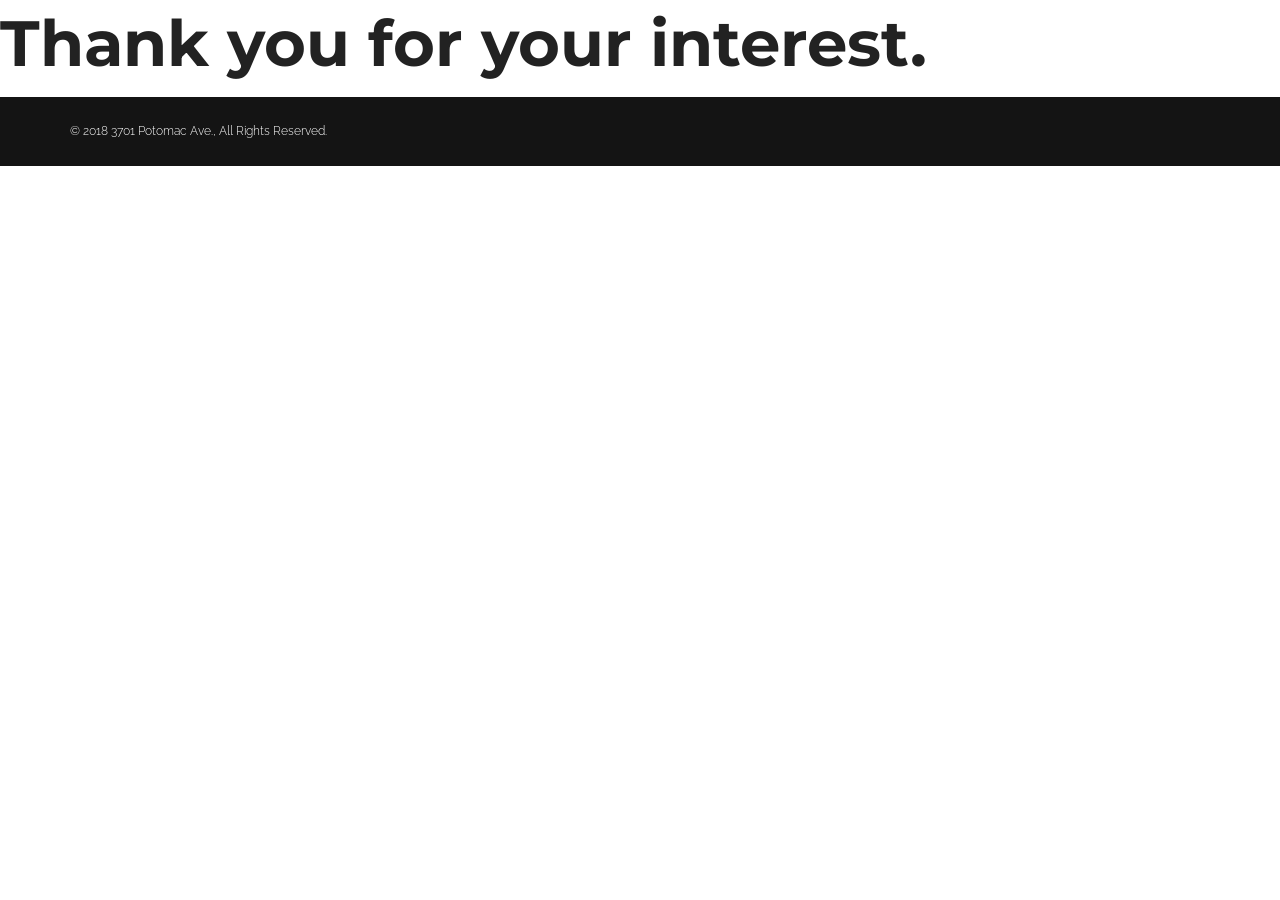
<file: index.html>
<!DOCTYPE html>
<html lang="en">
<head>
	<meta charset="UTF-8">
	<meta name="viewport" content="width=device-width, initial-scale=1.0">
	<meta name="description" content="Tudor-style home for sale in Fort Worth's historic Monticello neighborhood. Built in 1929 and remodeled in 2016, this home features a luxurious master suite, top-notch kitchen with granite counters, hardwood throughout and great outdoor space with swimming pool and fire pit.">
	<meta name="author" content="3701potomac.com">
	<meta name="og:type" content="website">
	<meta name="og:url" content="http://3701potomac.com">
	<meta name="og:locale" content="en_US">
	<meta name="og:site_name" content="3701 Potomac Ave.">
	<meta property="article:publisher" content="3701potomac.com">
	<meta itemprop="name" content="Home for sale: 3701 Potomac Ave, Fort Worth, TX">
	<meta itemprop="description" content="Tudor-style home for sale in Fort Worth's historic Monticello neighborhood. Built in 1929 and remodeled in 2016, this home features a luxurious master suite, top-notch kitchen with granite counters, hardwood throughout and great outdoor space with swimming pool and fire pit.">
	<meta name="twitter:title" content="Home for sale: 3701 Potomac Ave, Fort Worth, TX">
	<meta name="twitter:description" content="Tudor-style home for sale in Fort Worth's historic Monticello neighborhood. Built in 1929 and remodeled in 2016, this home features a luxurious master suite, top-notch kitchen with granite counters, hardwood throughout and great outdoor space with swimming pool and fire pit.">
	<meta name="og:title" content="Home for sale: 3701 Potomac Ave, Fort Worth, TX">
	<meta name="og:description" content="Tudor-style home for sale in Fort Worth's historic Monticello neighborhood. Built in 1929 and remodeled in 2016, this home features a luxurious master suite, top-notch kitchen with granite counters, hardwood throughout and great outdoor space with swimming pool and fire pit.">
	<meta itemprop="image" content="https://github.com/3701potomac/3701potomac.github.io/raw/master/assets/images/gallery/large/outside04.jpg">
	<meta property="og:image:secure_url" content="https://github.com/3701potomac/3701potomac.github.io/raw/master/assets/images/gallery/large/outside04.jpg">
	<meta name="twitter:card" content="summary_large_image">
	<meta name="twitter:image" content="https://github.com/3701potomac/3701potomac.github.io/raw/master/assets/images/gallery/large/outside04.jpg">
	<meta name="twitter:image:src" content="https://github.com/3701potomac/3701potomac.github.io/raw/master/assets/images/gallery/large/outside04.jpg">
	<meta name="og:image" content="https://github.com/3701potomac/3701potomac.github.io/raw/master/assets/images/gallery/large/outside04.jpg">

	<title>Home for Sale | 3701 Potomac Ave | Fort Worth, Texas</title>

	<!-- CSS -->
	<!-- Bootstrap core CSS -->
	<link href="assets/bootstrap/css/bootstrap.min.css" rel="stylesheet" media="screen">

	<!-- Owl Carousel -->
	<link href="assets/css/owl.theme.css" rel="stylesheet">
	<link href="assets/css/owl.carousel.css" rel="stylesheet">

	<!-- Magnific-popup lightbox -->
	<link href="assets/css/magnific-popup.css" rel="stylesheet">

	<!-- Simple text rotator -->
	<link href="assets/css/simpletextrotator.css" rel="stylesheet">

	<!-- Font Awesome CSS -->
	<link href="assets/css/font-awesome.min.css" rel="stylesheet" media="screen">

	<!-- Animate css -->
	<link href="assets/css/animate.css" rel="stylesheet">

	<!-- Custom styles CSS -->
	<link href="assets/css/style.css" rel="stylesheet" media="screen">
</head>
<body>

	<div class="wrapper">

		<!-- Preloader -->

		<div id="preloader">
			<div id="status">
				<div class="status-mes"><h4>Loading your home...</h4></div>
			</div>
		</div>

		<!-- Navigation start -->
    <section>
		  <h1>Thank you for your interest.</h1>
    </section>

		<!-- Contact section end -->

		<!-- Footer start -->

		<footer id="footer">

			<div class="container">

				<div class="row">

					<div class="col-md-12">
						<p class="copy">
							© 2018 3701 Potomac Ave., All Rights Reserved.
						</p>
					</div>

				</div><!-- .row -->

			</div><!-- .container -->

		</footer>

		<!-- Footer end -->

	</div><!-- .wrapper -->

	<!-- Javascript files -->
	<!-- jQuery -->
	<script src="assets/js/jquery-1.11.0.min.js"></script>
	<!-- Bootstrap JS -->
	<script src="assets/bootstrap/js/bootstrap.min.js"></script>
	<!-- Background slider -->
	<script src="assets/js/jquery.backstretch.min.js"></script>
	<!-- OwlCarousel -->
	<script src="assets/js/owl.carousel.min.js"></script>
	<!-- Modal for portfolio -->
	<script src="assets/js/jquery.magnific-popup.min.js"></script>
	<!-- Text rotator -->
	<script src="assets/js/jquery.simple-text-rotator.min.js"></script>
	<!-- Waypoints -->
	<script src="assets/js/jquery.waypoints.js"></script>
	<!-- CountTo  -->
	<script src="assets/js/jquery.countTo.js"></script>
	<!-- WOW - Reveal Animations When You Scroll -->
	<script src="assets/js/wow.min.js"></script>
	<!-- Smooth scroll -->
	<script src="assets/js/smoothscroll.js"></script>
	<!-- Fitvids -->
	<script src="assets/js/jquery.fitvids.js"></script>
	<!-- Custom scripts -->
	<script src="assets/js/custom.js"></script>

</body>
</html>
</file>
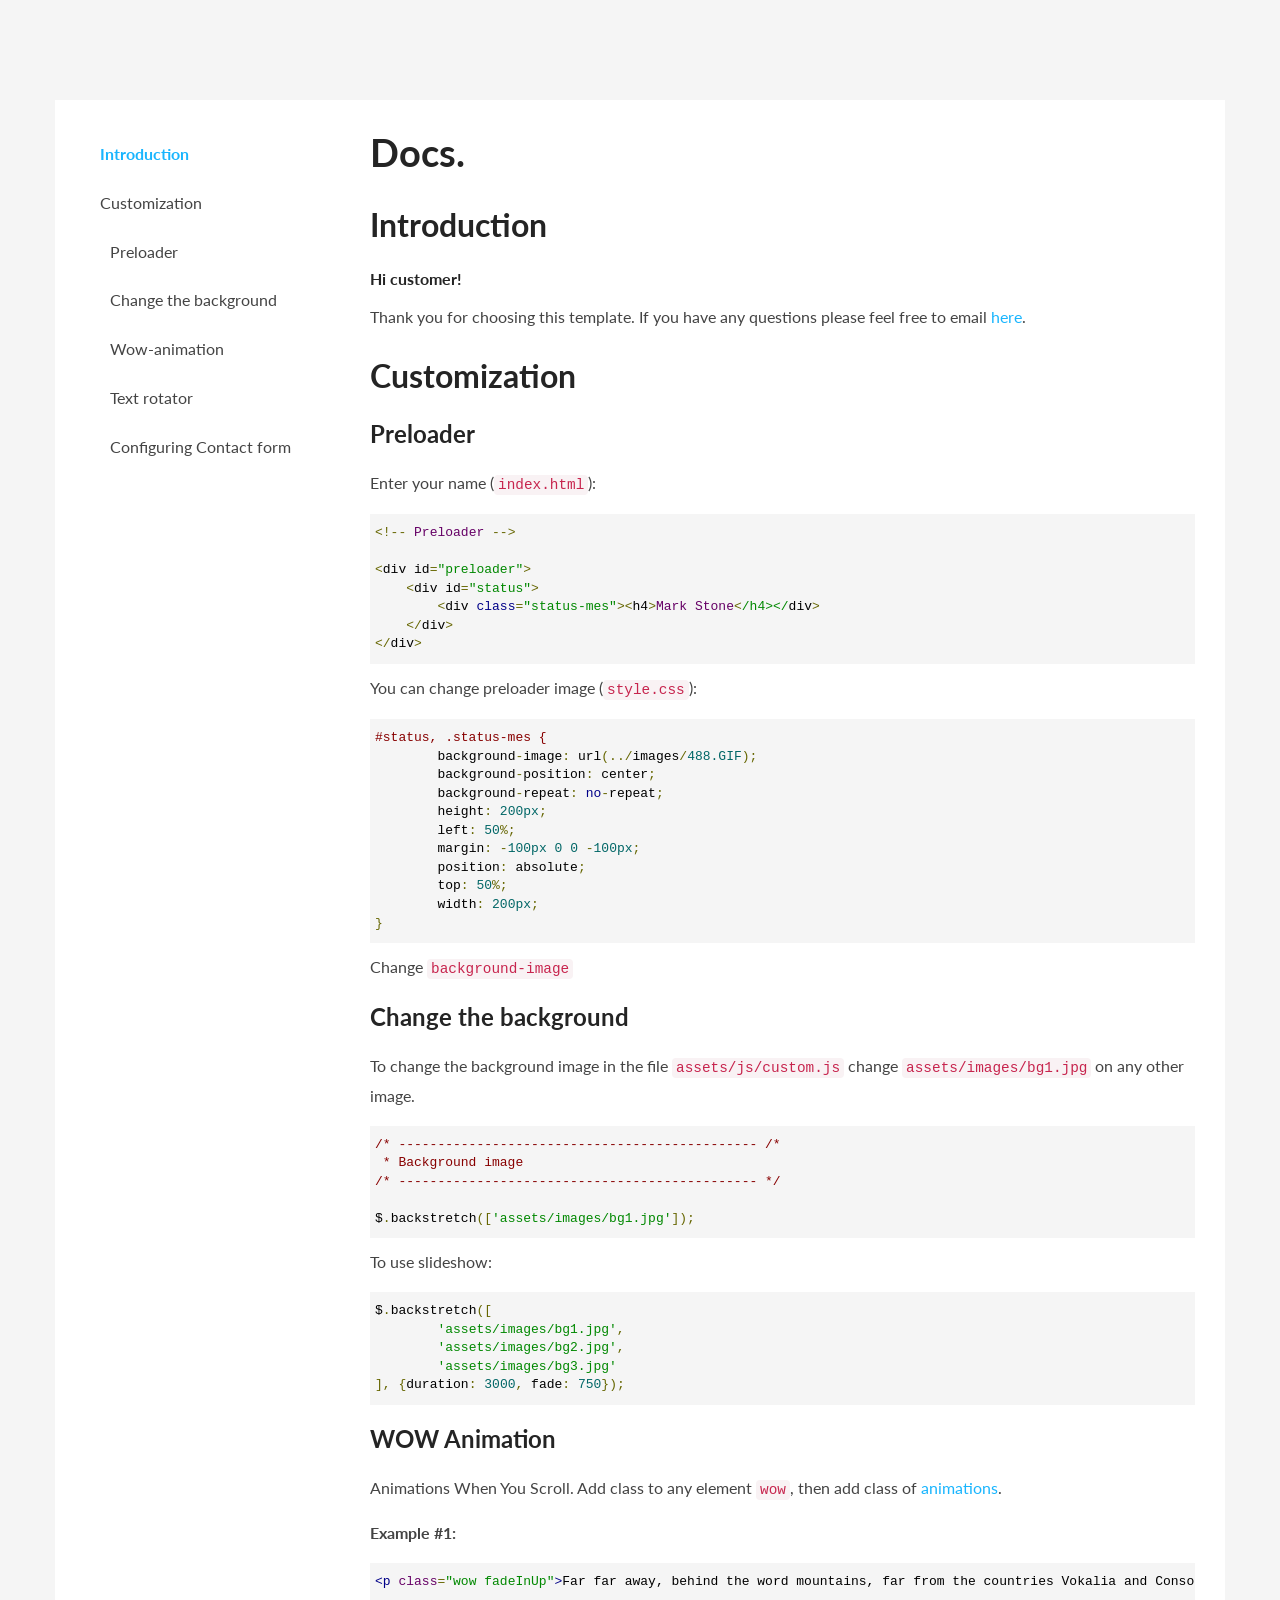
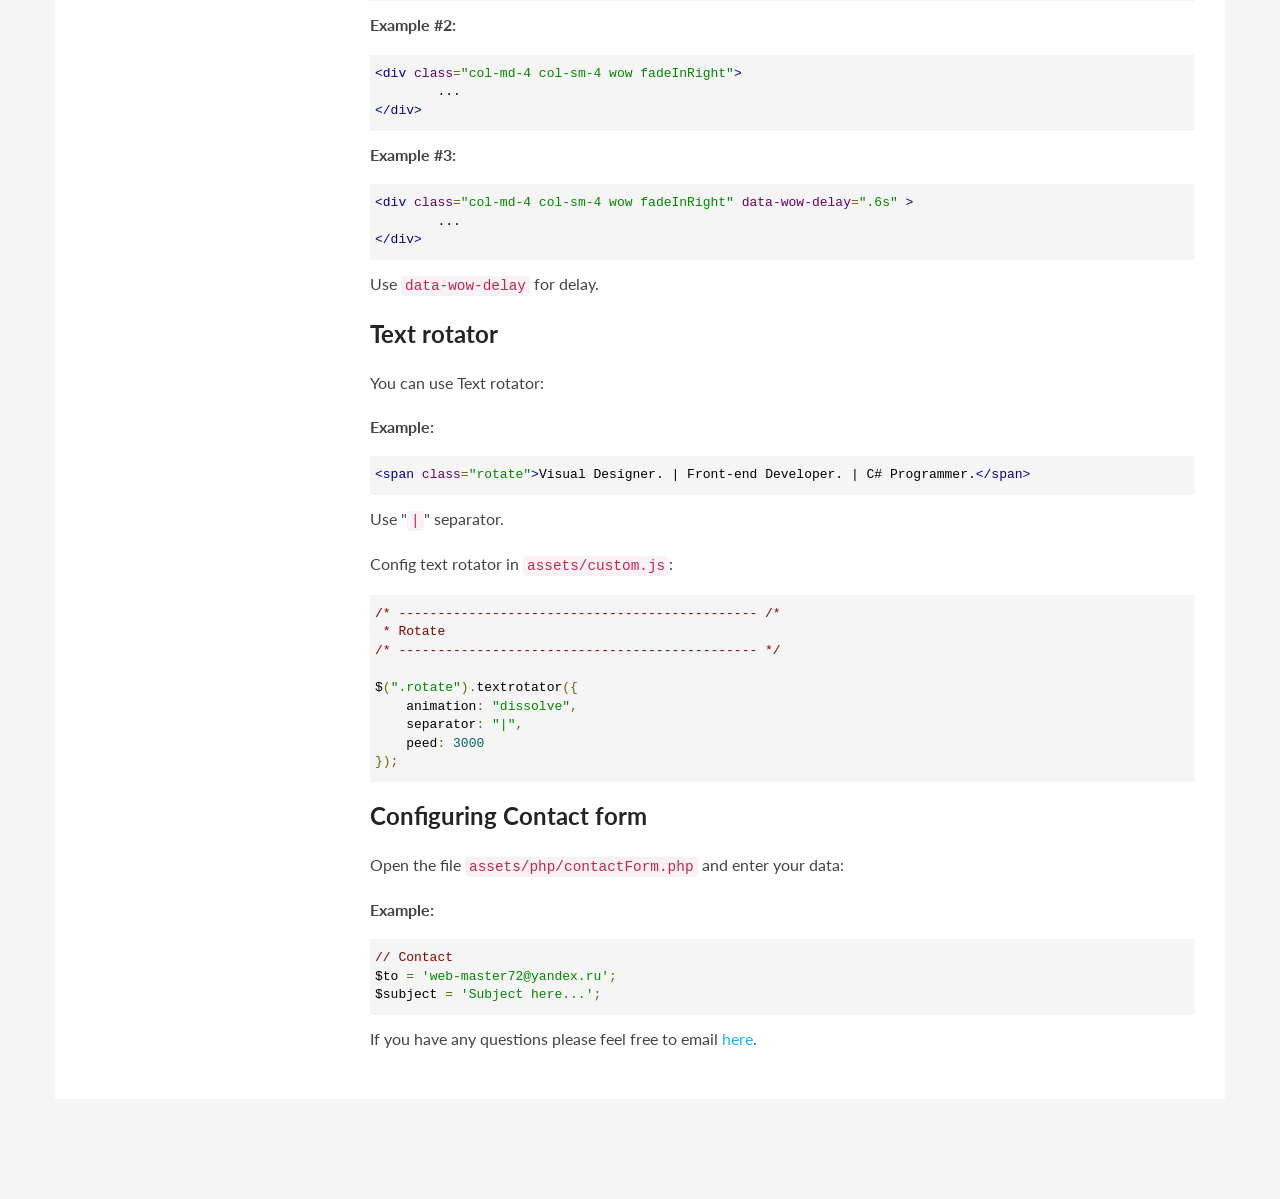
<file: Docs/index.html>
﻿<!DOCTYPE html>
<html lang="en">
<head>
	<meta charset="UTF-8">
	<meta name="viewport" content="width=device-width, initial-scale=1.0">
	<meta name="description" content="">
	<meta name="author" content="">

	<title>Docs</title>

	<!-- CSS -->
	<!-- Bootstrap core CSS -->
	<link href="assets/bootstrap/css/bootstrap.min.css" rel="stylesheet" media="screen">

	<link href="assets/css/prettify.css" rel="stylesheet">

	<!-- Custom styles CSS -->
	<link href="assets/css/style.css" rel="stylesheet" media="screen">

</head>
<body>

	<div class="container main">
		<div class="row">

			<div class="col-md-3">

				<div class="sidebar hidden-print my_affix" role="complementary" data-spy="affix" data-offset-top="10" data-offset-bottom="200">
					<ul class="nav sidenav">
						<li class="active"><a href="#introduction">Introduction</a></li>
						<li class="">
							<a href="#customization">Customization</a>
							<ul class="nav">
								<li class=""><a href="#preloader">Preloader</a></li>
								<li class=""><a href="#change-the-background">Change the background</a></li>
								<li class=""><a href="#wow-animation">Wow-animation</a></li>
								<li class=""><a href="#text rotator">Text rotator</a></li>
								<li class=""><a href="#contact">Configuring Contact form</a></li>
							</ul>
						</li>
					</ul>
				</div>

			</div>

			<div class="col-md-9">

				<section class="header">
					<h1>Docs.</h1>
				</section>

				<section class="section">

					<h2 id="introduction">Introduction</h2>
					<h4>Hi customer!</h4>
					<p>Thank you for choosing this template. If you have any questions please feel free to email <a href="mailto:web-master72@yandex.ru">here</a>.</p>

					<!-- Customization -->

					<h2 id="customization">Customization</h2>

					<h3 id="preloader">Preloader</h3>
					<p>Enter your name (<code>index.html</code>): </p>

<pre class="prettyprint lang-js">
&lt;!-- Preloader --&gt;

&lt;div id="preloader"&gt;
    &lt;div id="status"&gt;
        &lt;div class="status-mes"&gt;&lt;h4&gt;Mark Stone&lt;/h4&gt;&lt;/div&gt;
    &lt;/div&gt;
&lt;/div&gt;
</pre>
					<p>You can change preloader image (<code>style.css</code>):</p>
<pre class="prettyprint lang-css">
#status, .status-mes {
	background-image: url(../images/488.GIF);
	background-position: center;
	background-repeat: no-repeat;
	height: 200px;
	left: 50%;
	margin: -100px 0 0 -100px;
	position: absolute;
	top: 50%;
	width: 200px;
}
</pre>
					<p>Change <code>background-image</code></p>

					<!-- Change the background -->

					<h3 id="change-the-background">Change the background</h3>
					<p>To change the background image in the file <code>assets/js/custom.js</code> change <code>assets/images/bg1.jpg</code>  on any other image.</p>

<pre class="prettyprint lang-js">
/* ---------------------------------------------- /*
 * Background image
/* ---------------------------------------------- */

$.backstretch(['assets/images/bg1.jpg']);
</pre>

					<p>To use slideshow:</p>

<pre class="prettyprint lang-js">
$.backstretch([
	'assets/images/bg1.jpg',
	'assets/images/bg2.jpg',
	'assets/images/bg3.jpg'
], {duration: 3000, fade: 750});
</pre>			

					<!-- WOW Animation -->

					<h3 id="wow-animation">WOW Animation</h2>

					<p>Animations When You Scroll. Add class to any element <code>wow</code>, then add class of <a href="http://daneden.github.io/animate.css/">animations</a>.</p>

					<p><b>Example #1: </b></p>

<pre class="prettyprint lang-html">
&lt;p class="wow fadeInUp"&gt;Far far away, behind the word mountains, far from the countries Vokalia and Consonantia, there live the blind texts. Separated they live in Bookmarksgrove.&lt;/p&gt;
</pre>

					<p><b>Example #2: </b></p>

<pre class="prettyprint lang-html">
&lt;div class="col-md-4 col-sm-4 wow fadeInRight"&gt;
	...				
&lt;/div&gt;
</pre>
					<p><b>Example #3: </b></p>
<pre class="prettyprint lang-html">
&lt;div class="col-md-4 col-sm-4 wow fadeInRight" data-wow-delay=".6s" &gt;
	...				
&lt;/div&gt;
</pre>
				<p>Use <code>data-wow-delay</code> for delay.</p>
					<!-- Text rotator -->

					<h3 id="text rotator">Text rotator</h3>

					<p>You can use Text rotator:</p>

					<p><b>Example: </b></p>

<pre class="prettyprint lang-html">
&lt;span class="rotate"&gt;Visual Designer. | Front-end Developer. | C# Programmer.&lt;/span&gt;
</pre>
				<p>Use "<code>|</code>" separator.</p>

				<p>Config text rotator in <code>assets/custom.js</code>:</p>

<pre class="prettyprint lang-js">
/* ---------------------------------------------- /*
 * Rotate
/* ---------------------------------------------- */

$(".rotate").textrotator({
    animation: "dissolve",
    separator: "|",
    peed: 3000
});
</pre>

				<!-- Configuring Contact form -->

				<h3 id="contact">Configuring Contact form</h3>

				<p>Open the file <code>assets/php/contactForm.php</code> and enter your data:</p>

				<p><b>Example: </b></p>

<pre class="prettyprint lang-basic">
// Contact
$to = 'web-master72@yandex.ru';
$subject = 'Subject here...';
</pre>

				<p>If you have any questions please feel free to email <a href="mailto:web-master72@yandex.ru">here</a>.</p>

				</section>

			</div>
		</div>
	</div>

	<!-- Javascript files -->
	<!-- jQuery -->
	<script src="assets/js/jquery-1.11.0.min.js"></script>
	<!-- Bootstrap JS -->
	<script src="assets/bootstrap/js/bootstrap.min.js"></script>
	<!--HL -->
	<script src="assets/js/prettify/prettify.js"></script>
	<!-- Custom scripts -->
	<script src="assets/js/custom.js"></script>

</body>
</html>
</file>
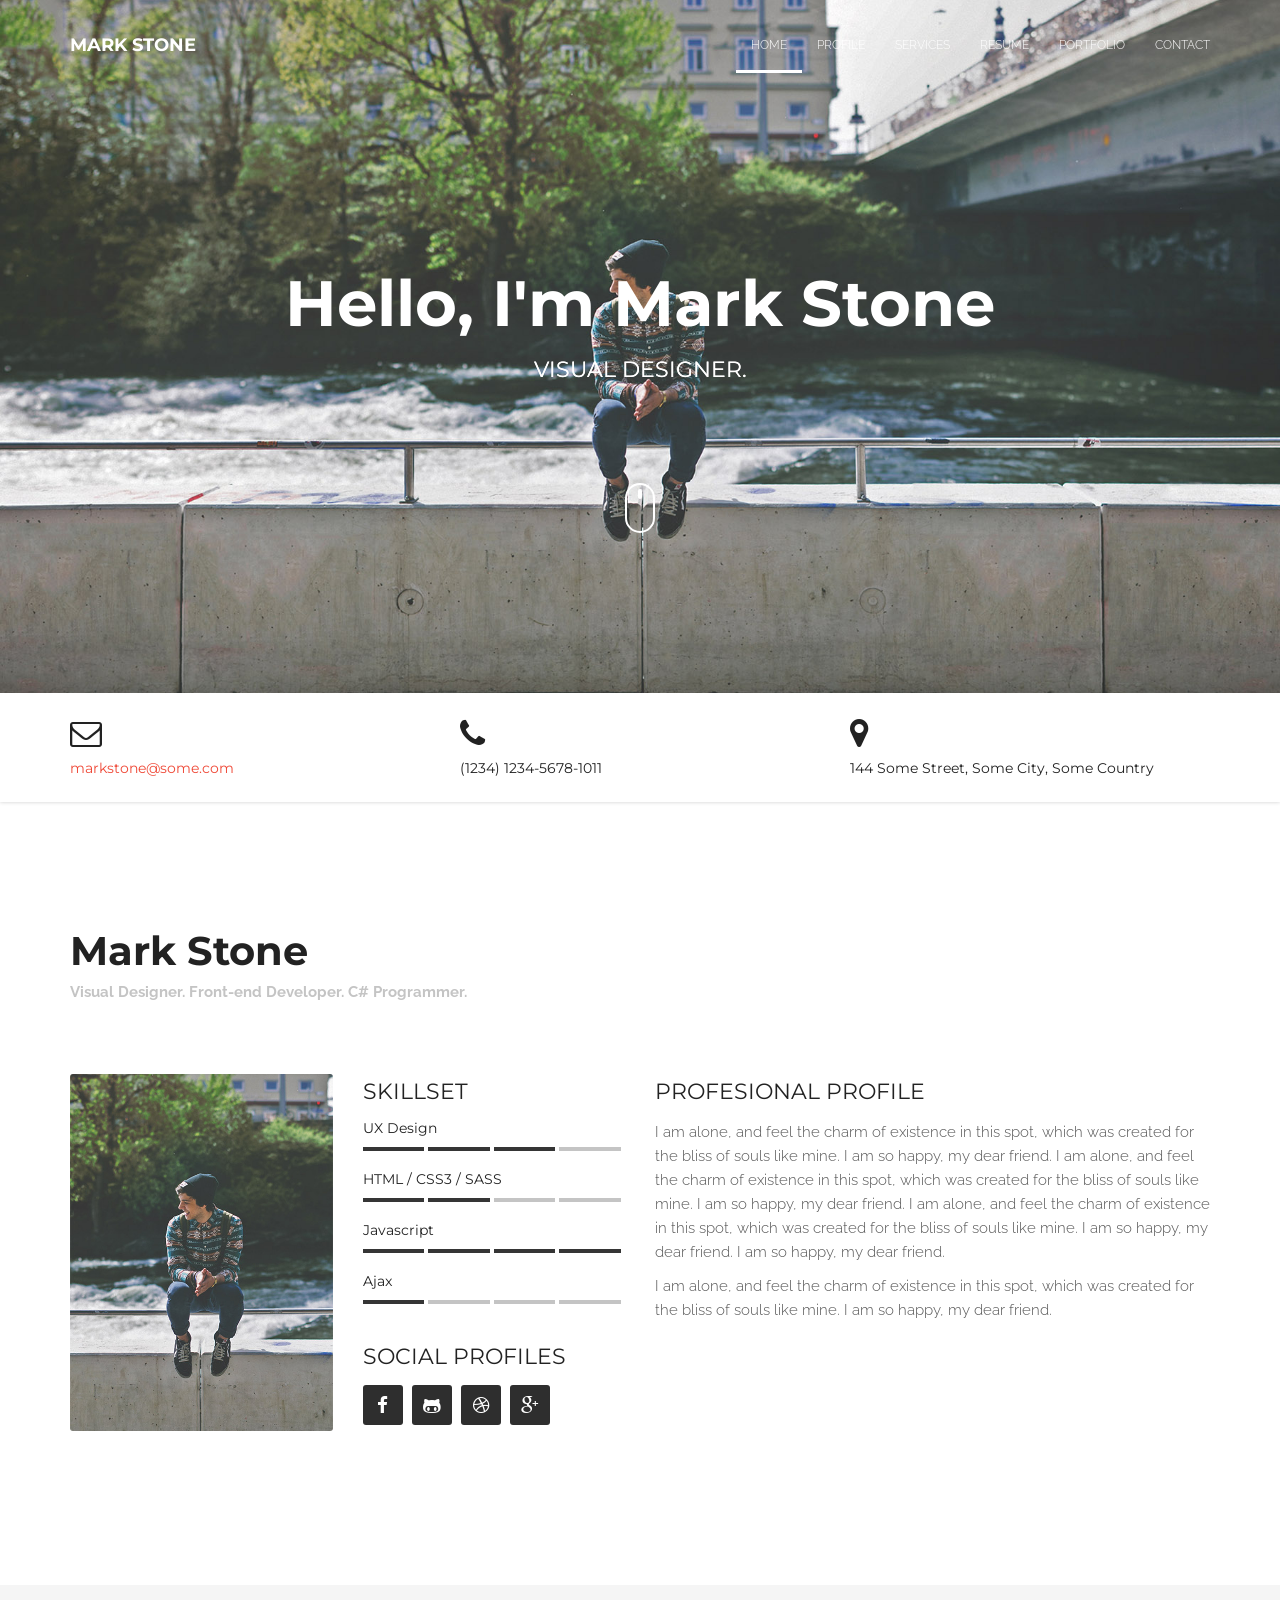
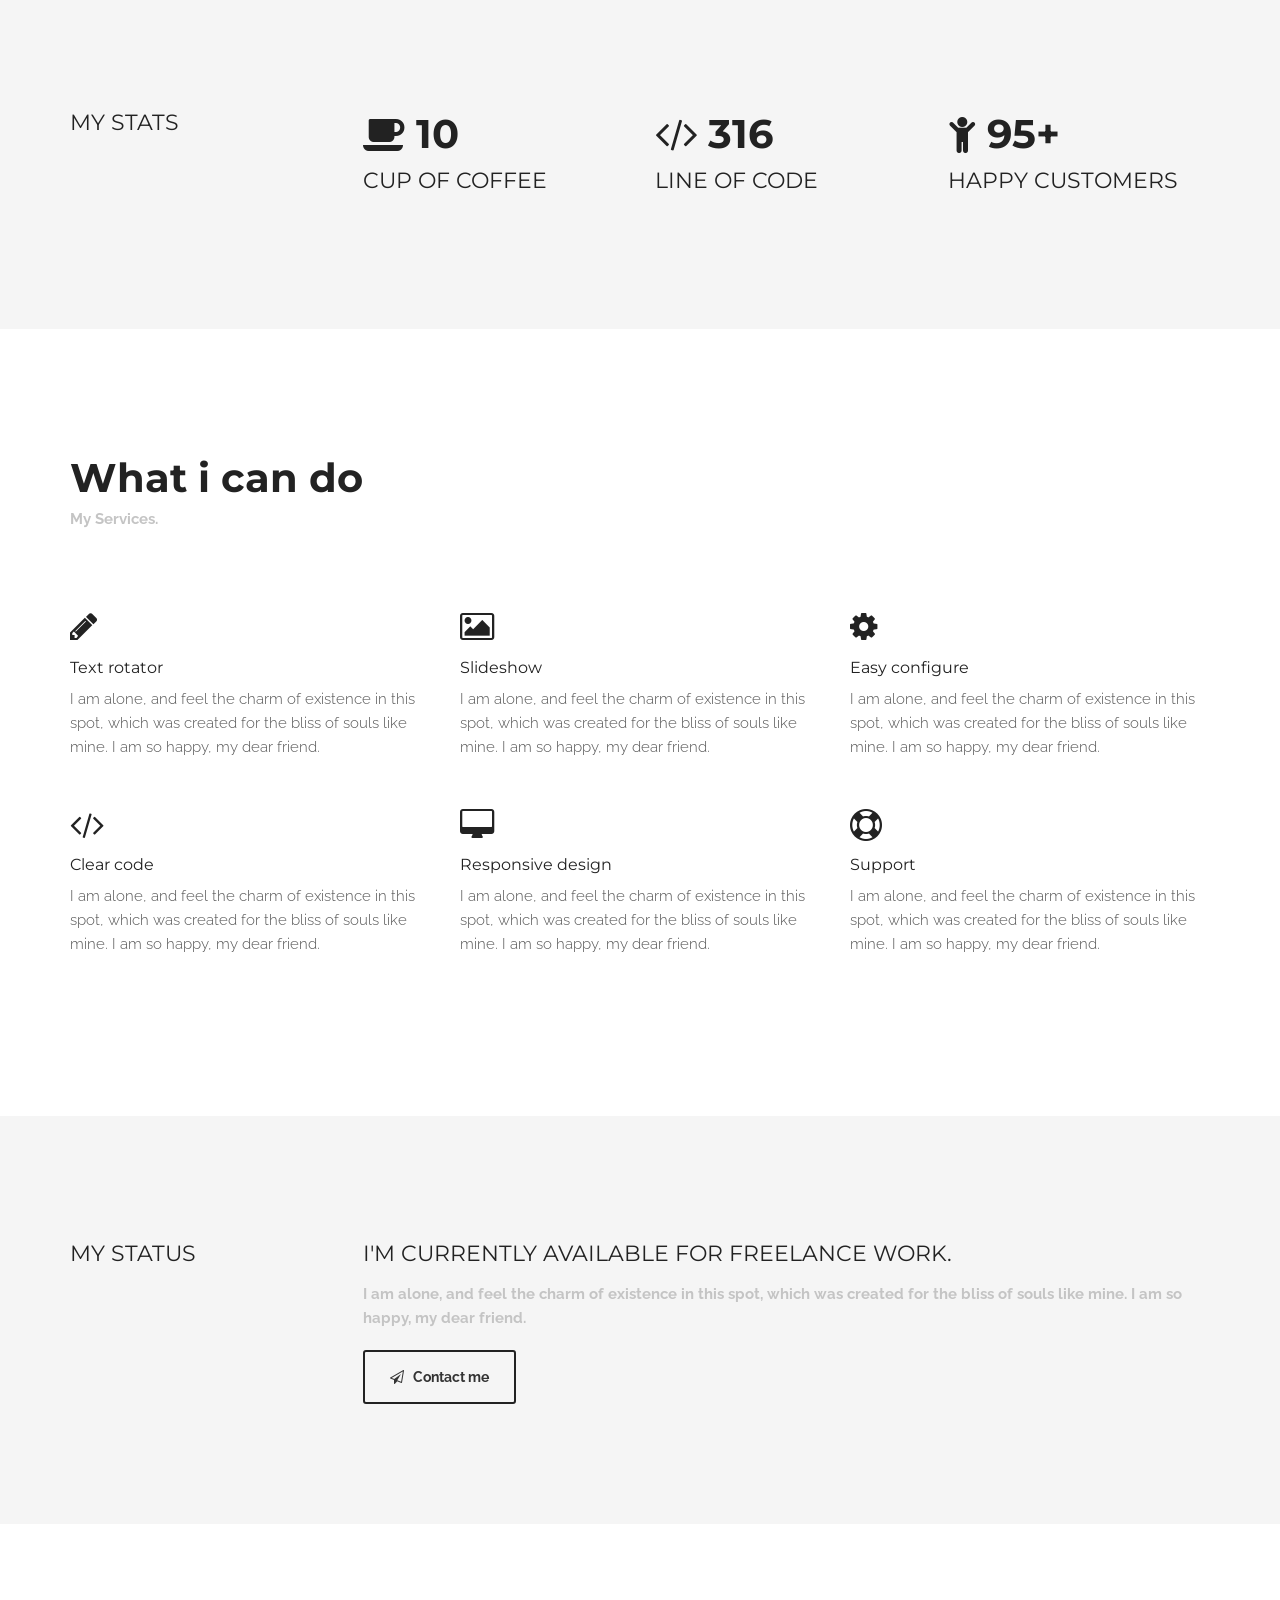
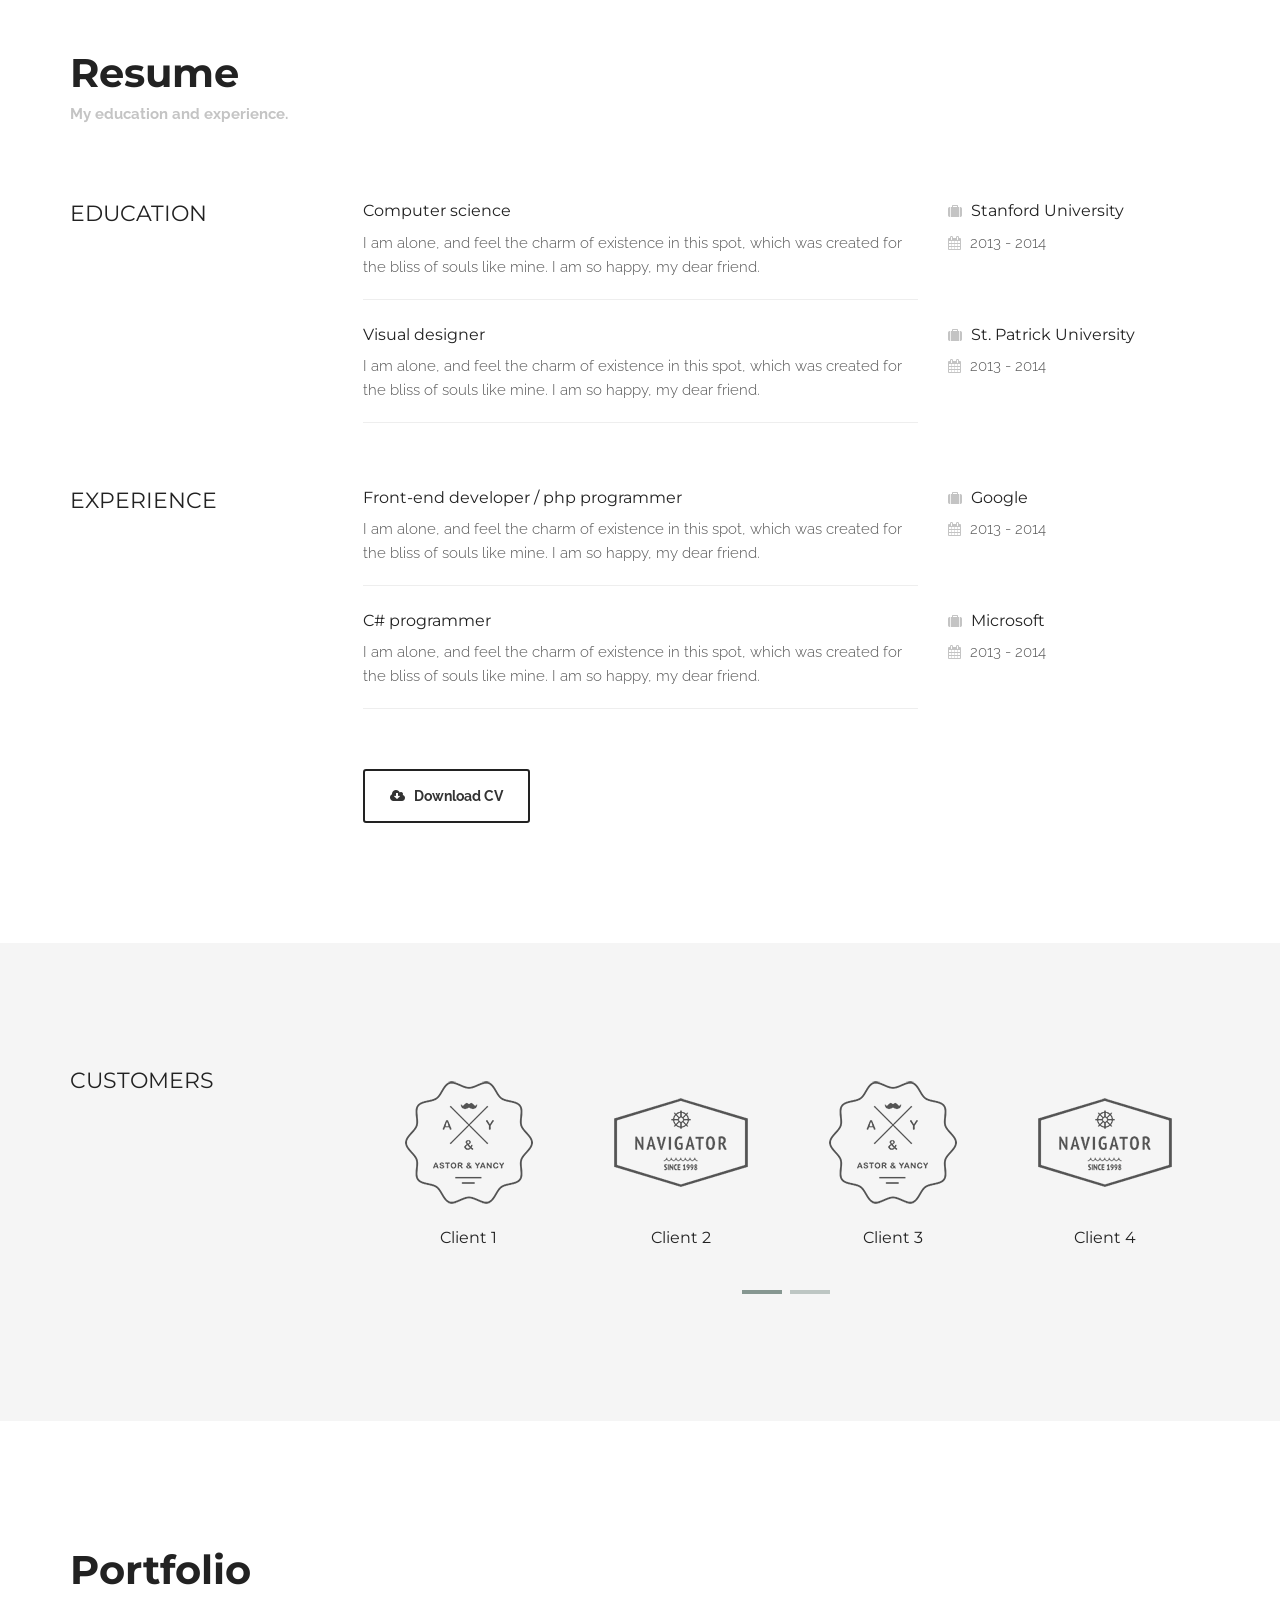
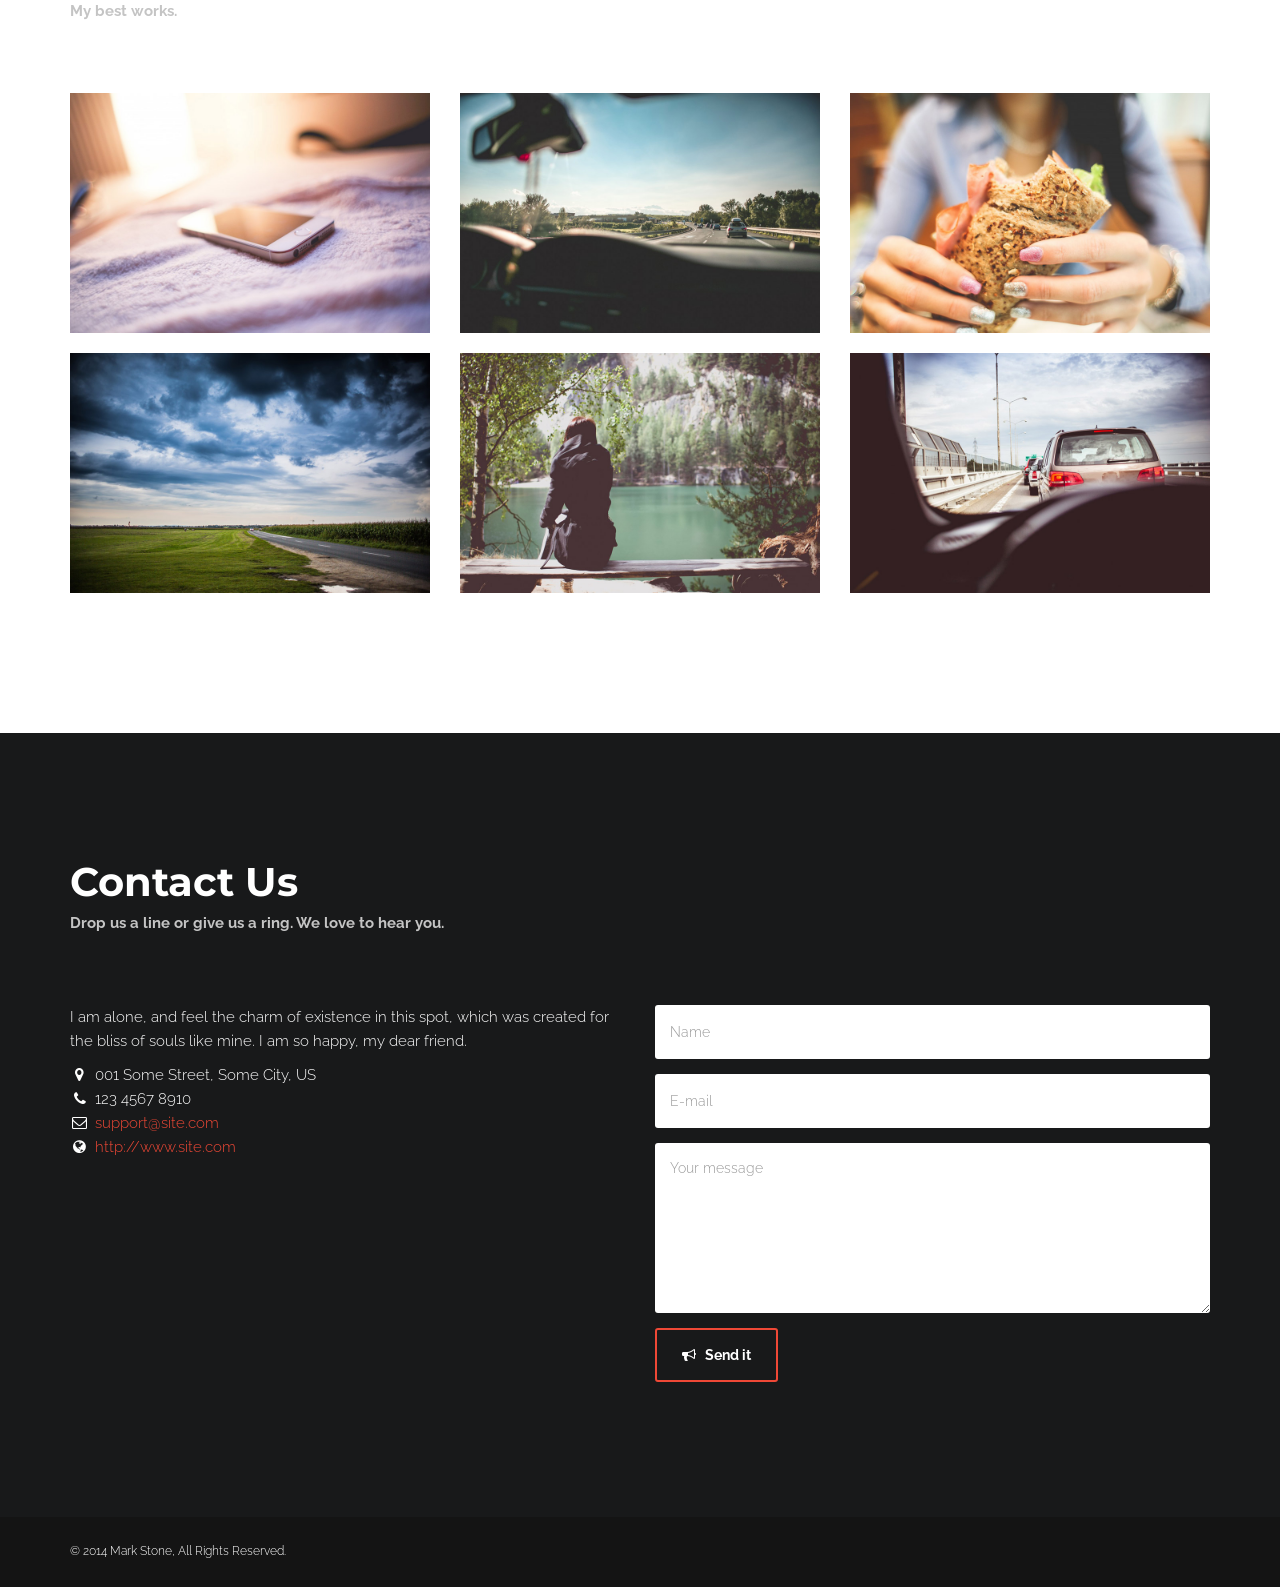
<file: Site/Image/index.html>
﻿<!DOCTYPE html>
<html lang="en">
<head>
	<meta charset="UTF-8">
	<meta name="viewport" content="width=device-width, initial-scale=1.0">
	<meta name="description" content="">
	<meta name="author" content="">

	<title>MStone - Resume Portfolio</title>

	<!-- CSS -->
	<!-- Bootstrap core CSS -->
	<link href="assets/bootstrap/css/bootstrap.min.css" rel="stylesheet" media="screen">

	<!-- Owl Carousel -->
	<link href="assets/css/owl.theme.css" rel="stylesheet">
	<link href="assets/css/owl.carousel.css" rel="stylesheet">

	<!-- Magnific-popup lightbox -->
	<link href="assets/css/magnific-popup.css" rel="stylesheet">

	<!-- Simple text rotator -->
	<link href="assets/css/simpletextrotator.css" rel="stylesheet">

	<!-- Font Awesome CSS -->
	<link href="assets/css/font-awesome.min.css" rel="stylesheet" media="screen">

	<!-- Animate css -->
	<link href="assets/css/animate.css" rel="stylesheet">

	<!-- Custom styles CSS -->
	<link href="assets/css/style.css" rel="stylesheet" media="screen">
</head>
<body>

	<div class="wrapper">

		<!-- Preloader -->

		<div id="preloader">
			<div id="status">
				<div class="status-mes"><h4>Mark Stone</h4></div>
			</div>
		</div>

		<!-- Navigation start -->

		<nav class="navbar navbar-custom navbar-fixed-top" role="navigation">
			<div class="container">

				<!-- Brand and toggle get grouped for better mobile display -->
				<div class="navbar-header">
					<button type="button" class="navbar-toggle" data-toggle="collapse" data-target="#bs-example-navbar-collapse-1">
						<span class="sr-only">Toggle navigation</span>
						<span class="icon-bar"></span>
						<span class="icon-bar"></span>
						<span class="icon-bar"></span>
					</button>
					<a class="navbar-brand" href="#">Mark Stone</a>
				</div>

				<!-- Collect the nav links, forms, and other content for toggling -->
				<div class="collapse navbar-collapse" id="bs-example-navbar-collapse-1">
					<ul class="nav navbar-nav navbar-right">
						<li><a href="#intro">home</a></li>
						<li><a href="#profile">Profile</a></li>
						<li><a href="#services">Services</a></li>
						<li><a href="#resume">Resume</a></li>
						<li><a href="#portfolio">Portfolio</a></li>
						<li><a href="#contact">Contact</a></li>
					</ul>
				</div>

			</div>
		</nav>

		<!-- Navigation end -->

		<!-- Intro section start -->

		<section id="intro" class="section">

			<div class="container">

				<div class="row">

					<div class="col-md-12">

						<div class="hello wow bounceInDown">
							<h1>Hello, I'm Mark Stone</h1>
							<h3><span class="rotate">Visual Designer. | Front-end Developer. | C# Programmer.</span></h3>
						</div>

						<a href="#profile">
							<div class="mouse-icon">
								<div class="wheel"></div>
							</div>
						</a>

					</div>

				</div><!-- .row -->

			</div><!-- .container -->

		</section>

		<!-- Intro section end -->

		<!-- Profile contact callout section -->

		<section id="profile-contact">

			<div class="container">

				<div class="row">

					<div class="col-sm-4 wow bounceInLeft">
						<div class="profile-item">
							<i class="fa fa-envelope-o"></i>
							<h5><a href="#">markstone@some.com</a></h5>
						</div>
					</div>

					<div class="col-sm-4 wow bounceInUp">
						<div class="profile-item">
							<i class="fa fa-phone"></i>
							<h5>(1234) 1234-5678-1011</h5>
						</div>
					</div>

					<div class="col-sm-4 wow bounceInRight">
						<div class="profile-item">
							<i class="fa fa-map-marker"></i>
							<h5>144 Some Street, Some City, Some Country</h5>
						</div>
					</div>

				</div><!-- .row -->

			</div><!-- .container -->

		</section>

		<!-- Profile contact callout section -->

		<!-- Profile section start -->

		<section id="profile" class="section">

			<div class="container">

				<div class="row">

					<div class="col-md-12 headline wow bounceInDown">
						<h2>Mark Stone</h2>
						<p>Visual Designer. Front-end Developer. C# Programmer.</p>
					</div>

					<div class="col-md-3 col-sm-6 hidden-xs wow bounceInLeft">
						<img class="avatar" src="assets/images/photo.jpg" alt="">
					</div>

					<div class="col-md-3 col-sm-6 wow bounceInUp">

						<div class="profile-widget">
							<h3>Skillset</h3>

							<h5>UX Design</h5>
							<div class="skill-bar">
								<div class="skill-rate-on"></div>
								<div class="skill-rate-on"></div>
								<div class="skill-rate-on"></div>
								<div class="skill-rate-off"></div>
							</div>

							<h5>HTML / CSS3 / SASS</h5>
							<div class="skill-bar">
								<div class="skill-rate-on"></div>
								<div class="skill-rate-on"></div>
								<div class="skill-rate-off"></div>
								<div class="skill-rate-off"></div>
							</div>

							<h5>Javascript</h5>
							<div class="skill-bar">
								<div class="skill-rate-on"></div>
								<div class="skill-rate-on"></div>
								<div class="skill-rate-on"></div>
								<div class="skill-rate-on"></div>
							</div>

							<h5>Ajax</h5>
							<div class="skill-bar">
								<div class="skill-rate-on"></div>
								<div class="skill-rate-off"></div>
								<div class="skill-rate-off"></div>
								<div class="skill-rate-off"></div>
							</div>
						</div>

						<div class="profile-widget">
							<h3>Social Profiles</h3>
							<ul class="widget-social">
								<li><a href="#"><i class="fa fa-facebook fa-fw"></i></a></li>
								<li><a href="#"><i class="fa fa-github-alt"></i></a></li>
								<li><a href="#"><i class="fa fa-dribbble"></i></a></li>
								<li><a href="#"><i class="fa fa-google-plus"></i></a></li>
							</ul>
						</div>

					</div><!-- .col-md-3 -->

					<div class="col-md-6 col-sm-12 wow bounceInRight">
						<h3>Profesional Profile</h3>
						<p>I am alone, and feel the charm of existence in this spot, which was created for the bliss of souls like mine. I am so happy, my dear friend. I am alone, and feel the charm of existence in this spot, which was created for the bliss of souls like mine. I am so happy, my dear friend. I am alone, and feel the charm of existence in this spot, which was created for the bliss of souls like mine. I am so happy, my dear friend. I am so happy, my dear friend.</p>
						<p>I am alone, and feel the charm of existence in this spot, which was created for the bliss of souls like mine. I am so happy, my dear friend.</p>
					</div>

				</div><!-- .row -->

			</div><!-- .container -->

		</section>

		<!-- Profile section end -->

		<!-- Callout section start -->

		<section id="stats" class="callout">

			<div class="container">

				<div class="row">

					<div class="col-md-3 col-sm-12 hidden-xs wow bounceInLeft">
						<h3>My Stats</h3>
					</div>

					<div class="col-md-3 col-sm-4 wow bounceInDown">
						<div class="stat">
							<div class="stat-icon">
								<h2><i class="fa fa-coffee hidden-xs"></i><span class="timer" data-to="32"></span></h2>
							</div>
							<h3>Cup of coffee</h3>
						</div>
					</div>

					<div class="col-md-3 col-sm-4 wow bounceInUp">
						<div class="stat">
							<div class="stat-icon">
								<h2><i class="fa fa-code hidden-xs"></i><span class="timer" data-to="999"></span></h2>
							</div>
							<h3>Line of code</h3>
						</div>
					</div>

					<div class="col-md-3 col-sm-4 wow bounceInRight">
						<div class="stat">
							<div class="stat-icon">
								<h2><i class="fa fa-child hidden-xs"></i><span class="timer" data-to="300"></span>+</h2>
							</div>
							<h3>Happy customers</h3>
						</div>
					</div>

				</div><!-- .row -->

			</div><!-- .container -->

		</section>

		<!-- Callout section end -->

		<!-- Services section start -->

		<section id="services" class="section">

			<div class="container">

				<div class="row">

					<div class="col-md-12 headline wow bounceInDown">
						<h2>What i can do</h2>
						<p>My Services.</p>
					</div>

					<div class="col-md-12">

						<div class="row">

							<div class="col-sm-4 wow bounceInLeft">
								<div class="service">
									<div class="icon">
										<i class="fa fa-pencil"></i>
									</div>
									<h4>Text rotator</h4>
									<div class="text">
										<p>I am alone, and feel the charm of existence in this spot, which was created for the bliss of souls like mine. I am so happy, my dear friend.</p>
									</div>
								</div>
							</div>

							<div class="col-sm-4 wow bounceInUp">
								<div class="service">
									<div class="icon">
										<i class="fa fa-image"></i>
									</div>
									<h4>Slideshow</h4>
									<div class="text">
										<p>I am alone, and feel the charm of existence in this spot, which was created for the bliss of souls like mine. I am so happy, my dear friend.</p>
									</div>
								</div>
							</div>

							<div class="col-sm-4 wow bounceInRight">
								<div class="service">
									<div class="icon">
										<i class="fa fa-cog"></i>
									</div>
									<h4>Easy configure</h4>
									<div class="text">
										<p>I am alone, and feel the charm of existence in this spot, which was created for the bliss of souls like mine. I am so happy, my dear friend.</p>
									</div>
								</div>
							</div>

						</div><!-- .row -->

						<div class="row">

							<div class="col-sm-4 wow bounceInUp" data-wow-delay=".2s">
								<div class="service">
									<div class="icon">
										<i class="fa fa-code"></i>
									</div>
									<h4>Clear code</h4>
									<div class="text">
										<p>I am alone, and feel the charm of existence in this spot, which was created for the bliss of souls like mine. I am so happy, my dear friend.</p>
									</div>
								</div>
							</div>

							<div class="col-sm-4 wow bounceInUp" data-wow-delay=".4s">
								<div class="service">
									<div class="icon">
										<i class="fa fa-desktop"></i>
									</div>
									<h4>Responsive design</h4>
									<div class="text">
										<p>I am alone, and feel the charm of existence in this spot, which was created for the bliss of souls like mine. I am so happy, my dear friend.</p>
									</div>
								</div>
							</div>

							<div class="col-sm-4 wow bounceInUp" data-wow-delay=".6s">
								<div class="service">
									<div class="icon">
										<i class="fa fa-life-ring"></i>
									</div>
									<h4>Support</h4>
									<div class="text">
										<p>I am alone, and feel the charm of existence in this spot, which was created for the bliss of souls like mine. I am so happy, my dear friend.</p>
									</div>
								</div>
							</div>

						</div><!-- .row -->

					</div><!-- .col-md-12 -->

				</div><!-- .row -->

			</div><!-- .container -->

		</section>

		<!-- Services section end -->

		<!-- Callout section start -->

		<section class="callout">

			<div class="container">

				<div class="row">

					<div class="col-md-3 hidden-xs wow bounceInLeft">
						<h3>My status</h3>
					</div>

					<div class="col-md-9 headline nomargin wow bounceInDown">
						<h3>I'm currently available for freelance work.</h3>
						<p>I am alone, and feel the charm of existence in this spot, which was created for the bliss of souls like mine. I am so happy, my dear friend.</p>
						<a href="#contact" class="btn btn-default btn-custom-2 callout-btn"><i class="fa fa-paper-plane-o icon-before"></i> Contact me</a>
					</div>

				</div><!-- .row -->

			</div><!-- .container -->

		</section>

		<!-- Callout section end -->

		<!-- Resume section start -->

		<section id="resume" class="section">

			<div class="container">

				<div class="row">

					<div class="col-md-12 headline wow bounceInDown">
						<h2>Resume</h2>
						<p>My education and experience.</p>
					</div>

				</div><!-- .row -->

				<div class="row resume-items">

					<div class="col-md-3 wow bounceInLeft">
						<h3>Education</h3>
					</div>

					<div class="col-md-6 col-sm-8 resume-item wow bounceInUp">
						<h4>Computer science</h4>
						<p>I am alone, and feel the charm of existence in this spot, which was created for the bliss of souls like mine. I am so happy, my dear friend.</p>
						<hr class="hidden-xs">
					</div>

					<div class="col-md-3 col-sm-4 resume-place wow bounceInRight">
						<h4><i class="fa fa-suitcase"></i> Stanford University</h4>
						<i class="fa fa-calendar"></i> 2013 - 2014
						<hr class="visible-xs">
					</div>

					<div class="col-md-6 col-md-offset-3 col-sm-8 resume-item wow bounceInUp">
						<h4>Visual designer</h4>
						<p>I am alone, and feel the charm of existence in this spot, which was created for the bliss of souls like mine. I am so happy, my dear friend.</p>
						<hr class="hidden-xs">
					</div>

					<div class="col-md-3 col-sm-4 resume-place wow bounceInRight">
						<h4><i class="fa fa-suitcase"></i> St. Patrick University</h4>
						<i class="fa fa-calendar"></i> 2013 - 2014
						<hr class="visible-xs">
					</div>

				</div><!-- .row -->

				<div class="row resume-items">

					<div class="col-md-3 wow bounceInLeft">
						<h3>Experience</h3>
					</div>

					<div class="col-md-6 col-sm-8 resume-item wow bounceInUp">
						<h4>Front-end developer / php programmer</h4>
						<p>I am alone, and feel the charm of existence in this spot, which was created for the bliss of souls like mine. I am so happy, my dear friend.</p>
						<hr class="hidden-xs">
					</div>

					<div class="col-md-3 col-sm-4 resume-place wow bounceInRight">
						<h4><i class="fa fa-suitcase"></i> Google</h4>
						<i class="fa fa-calendar"></i> 2013 - 2014
						<hr class="visible-xs">
					</div>

					<div class="col-md-6 col-md-offset-3 col-sm-8 resume-item wow bounceInUp">
						<h4>C# programmer</h4>
						<p>I am alone, and feel the charm of existence in this spot, which was created for the bliss of souls like mine. I am so happy, my dear friend.</p>
						<hr class="hidden-xs">
					</div>

					<div class="col-md-3 col-sm-4 resume-place wow bounceInRight">
						<h4><i class="fa fa-suitcase"></i> Microsoft</h4>
						<i class="fa fa-calendar"></i> 2013 - 2014
						<hr class="visible-xs">
					</div>

				</div><!-- .row -->

				<div class="row">

					<div class="col-md-6 col-md-offset-3 wow bounceInUp">
						<a href="#" class="btn btn-default btn-custom-2"><i class="fa fa-cloud-download icon-before"></i> Download CV</a>
					</div>

				</div><!-- .row -->

			</div><!-- .container -->

		</section>

		<!-- Resume section end -->

		<!-- Callout section start -->

		<section id="clients" class="callout">

			<div class="container">

				<div class="row">

					<div class="col-md-3 hidden-xs wow bounceInLeft">
						<h3>Customers</h3>
					</div>

					<div class="col-md-9 wow bounceInRight">

						<div id="owl-clients" class="owl-carousel">
							
							<div class="owl-item">
								<img src="assets/images/logo/client160-3.png" alt="">
								<h4>Client 1</h4>
							</div>

							<div class="owl-item">
								<img src="assets/images/logo/client160-1.png" alt="">
								<h4>Client 2</h4>
							</div>

							<div class="owl-item">
								<img src="assets/images/logo/client160-3.png" alt="">
								<h4>Client 3</h4>
							</div>

							<div class="owl-item">
								<img src="assets/images/logo/client160-1.png" alt="">
								<h4>Client 4</h4>
							</div>

							<div class="owl-item">
								<img src="assets/images/logo/client160-3.png" alt="">
								<h4>Client 5</h4>
							</div>

							<div class="owl-item">
								<img src="assets/images/logo/client160-1.png" alt="">
								<h4>Client 6</h4>
							</div>

						</div>

					</div><!-- .col-md-9 -->

				</div><!-- .row -->

			</div><!-- .container -->

		</section>

		<!-- Callout section end -->

		<!-- Portfolio section start -->

		<section id="portfolio" class="section">

			<div class="container">

				<div class="row">

					<div class="col-md-12 headline wow bounceInDown">
						<h2>Portfolio</h2>
						<p>My best works.</p>
					</div>

					<div class="col-md-4 col-sm-6 wow bounceInLeft">
						<a href="assets/images/p1.jpg" class="pop-up" title="Caption 1">
							<div class="portfolio-item">
								<div class="portfolio-item-preview">
									<img src="assets/images/p1.jpg" alt="">
								</div>
								<div class="portfolio-item-description">
									<h3>Some work</h3>
									<p>Category</p>
								</div>
							</div>
						</a>
					</div>

					<div class="col-md-4 col-sm-6 wow bounceInUp">
						<a href="https://vimeo.com/45830194" class="video-pop-up" title="Caption 2">
							<div class="portfolio-item">
								<div class="portfolio-item-preview">
									<img src="assets/images/p2.jpg" alt="">
								</div>
								<div class="portfolio-item-description">
									<h3>Some work</h3>
									<p>Category</p>
								</div>
							</div>
						</a>
					</div>

					<div class="col-md-4 col-sm-6 wow bounceInRight">
						<a href="assets/images/p3.jpg" class="pop-up" title="Caption 3">
							<div class="portfolio-item">
								<div class="portfolio-item-preview">
									<img src="assets/images/p3.jpg" alt="">
								</div>
								<div class="portfolio-item-description">
									<h3>Some work</h3>
									<p>Category</p>
								</div>
							</div>
						</a>
					</div>

					<div class="col-md-4 col-sm-6 wow bounceInUp" data-wow-delay=".2s">
						<a href="assets/images/p5.jpg" class="pop-up" title="Caption 4">
							<div class="portfolio-item">
								<div class="portfolio-item-preview">
									<img src="assets/images/p5.jpg" alt="">
								</div>
								<div class="portfolio-item-description">
									<h3>Some work</h3>
									<p>Category</p>
								</div>
							</div>
						</a>
					</div>

					<div class="col-md-4 col-sm-6 wow bounceInUp" data-wow-delay=".4s">
						<a href="assets/images/p8.jpg" class="pop-up" title="Caption 5">
							<div class="portfolio-item">
								<div class="portfolio-item-preview">	
									<img src="assets/images/p8.jpg" alt="">
								</div>
								<div class="portfolio-item-description">
									<h3>Some work</h3>
									<p>Category</p>
								</div>
							</div>
						</a>
					</div>

					<div class="col-md-4 col-sm-6 wow bounceInUp" data-wow-delay=".6s">
						<a href="assets/images/p6.jpg" class="pop-up" title="Caption 6">
							<div class="portfolio-item">
								<div class="portfolio-item-preview">
									<img src="assets/images/p6.jpg" alt="">
								</div>
								<div class="portfolio-item-description">
									<h3>Some work</h3>
									<p>Category</p>
								</div>
							</div>
						</a>
					</div>

				</div><!-- .row -->

			</div><!-- .container -->

		</section>

		<!-- Portfolio section end -->

		<!-- Contact section start -->

		<section id="contact" class="section">

			<div class="container">

				<div class="row">

					<div class="col-md-12 headline wow bounceInLeft">
						<h2>Contact Us</h2>
						<p>Drop us a line or give us a ring. We love to hear you.</p>
					</div>

					<div class="col-md-6 wow bounceInUp">

						<p>I am alone, and feel the charm of existence in this spot, which was created for the bliss of souls like mine. I am so happy, my dear friend.</p>

						<ul class="icon-list">
							<li><i class="fa fa-fw fa-map-marker"></i>001 Some Street, Some City, US</li>
							<li><i class="fa fa-fw fa-phone"></i>123 4567 8910</li>
							<li><i class="fa fa-fw fa-envelope-o"></i><a href="mailto:">support@site.com</a></li>
							<li><i class="fa fa-fw fa-globe"></i><a href="">http://www.site.com</a></li>
						</ul>

					</div>

					<div class="col-md-6 wow bounceInRight">

						<form id="contact-form" role="form">

							<div class="form-group">
								<label class="sr-only" for="c_name">Name</label>
								<input type="text" id="c_name" class="form-control" name="c_name" placeholder="Name">
							</div>

							<div class="form-group">
								<label class="sr-only" for="c_email">Email address</label>
								<input type="email" id="c_email" class="form-control" name="c_email" placeholder="E-mail">
							</div>

							<div class="form-group">
								<textarea class="form-control" id="c_message" name="c_message" rows="7" placeholder="Your message"></textarea>
							</div>

							<button type="submit" class="btn btn-custom-1">
								<i class="fa fa-bullhorn icon-before"></i> Send it
							</button>

						</form>

						<div class="ajax-response"></div>

					</div>

				</div><!-- .row -->

			</div><!-- .container -->

		</section>

		<!-- Contact section end -->

		<!-- Footer start -->

		<footer id="footer">

			<div class="container">

				<div class="row">

					<div class="col-md-12">
						<p class="copy">
							© 2014 Mark Stone, All Rights Reserved.
						</p>
					</div>

				</div><!-- .row -->

			</div><!-- .container -->

		</footer>

		<!-- Footer end -->

	</div><!-- .wrapper -->

	<!-- Javascript files -->
	<!-- jQuery -->
	<script src="assets/js/jquery-1.11.0.min.js"></script>
	<!-- Bootstrap JS -->
	<script src="assets/bootstrap/js/bootstrap.min.js"></script>
	<!-- Background slider -->
	<script src="assets/js/jquery.backstretch.min.js"></script>
	<!-- OwlCarousel -->
	<script src="assets/js/owl.carousel.min.js"></script>
	<!-- Modal for portfolio -->
	<script src="assets/js/jquery.magnific-popup.min.js"></script>
	<!-- Text rotator -->
	<script src="assets/js/jquery.simple-text-rotator.min.js"></script>
	<!-- Waypoints -->
	<script src="assets/js/jquery.waypoints.js"></script>
	<!-- CountTo  -->
	<script src="assets/js/jquery.countTo.js"></script>
	<!-- WOW - Reveal Animations When You Scroll -->
	<script src="assets/js/wow.min.js"></script>   
	<!-- Smooth scroll -->
	<script src="assets/js/smoothscroll.js"></script>
	<!-- Fitvids -->
	<script src="assets/js/jquery.fitvids.js"></script>
	<!-- Custom scripts -->
	<script src="assets/js/custom.js"></script>

</body>
</html>
</file>
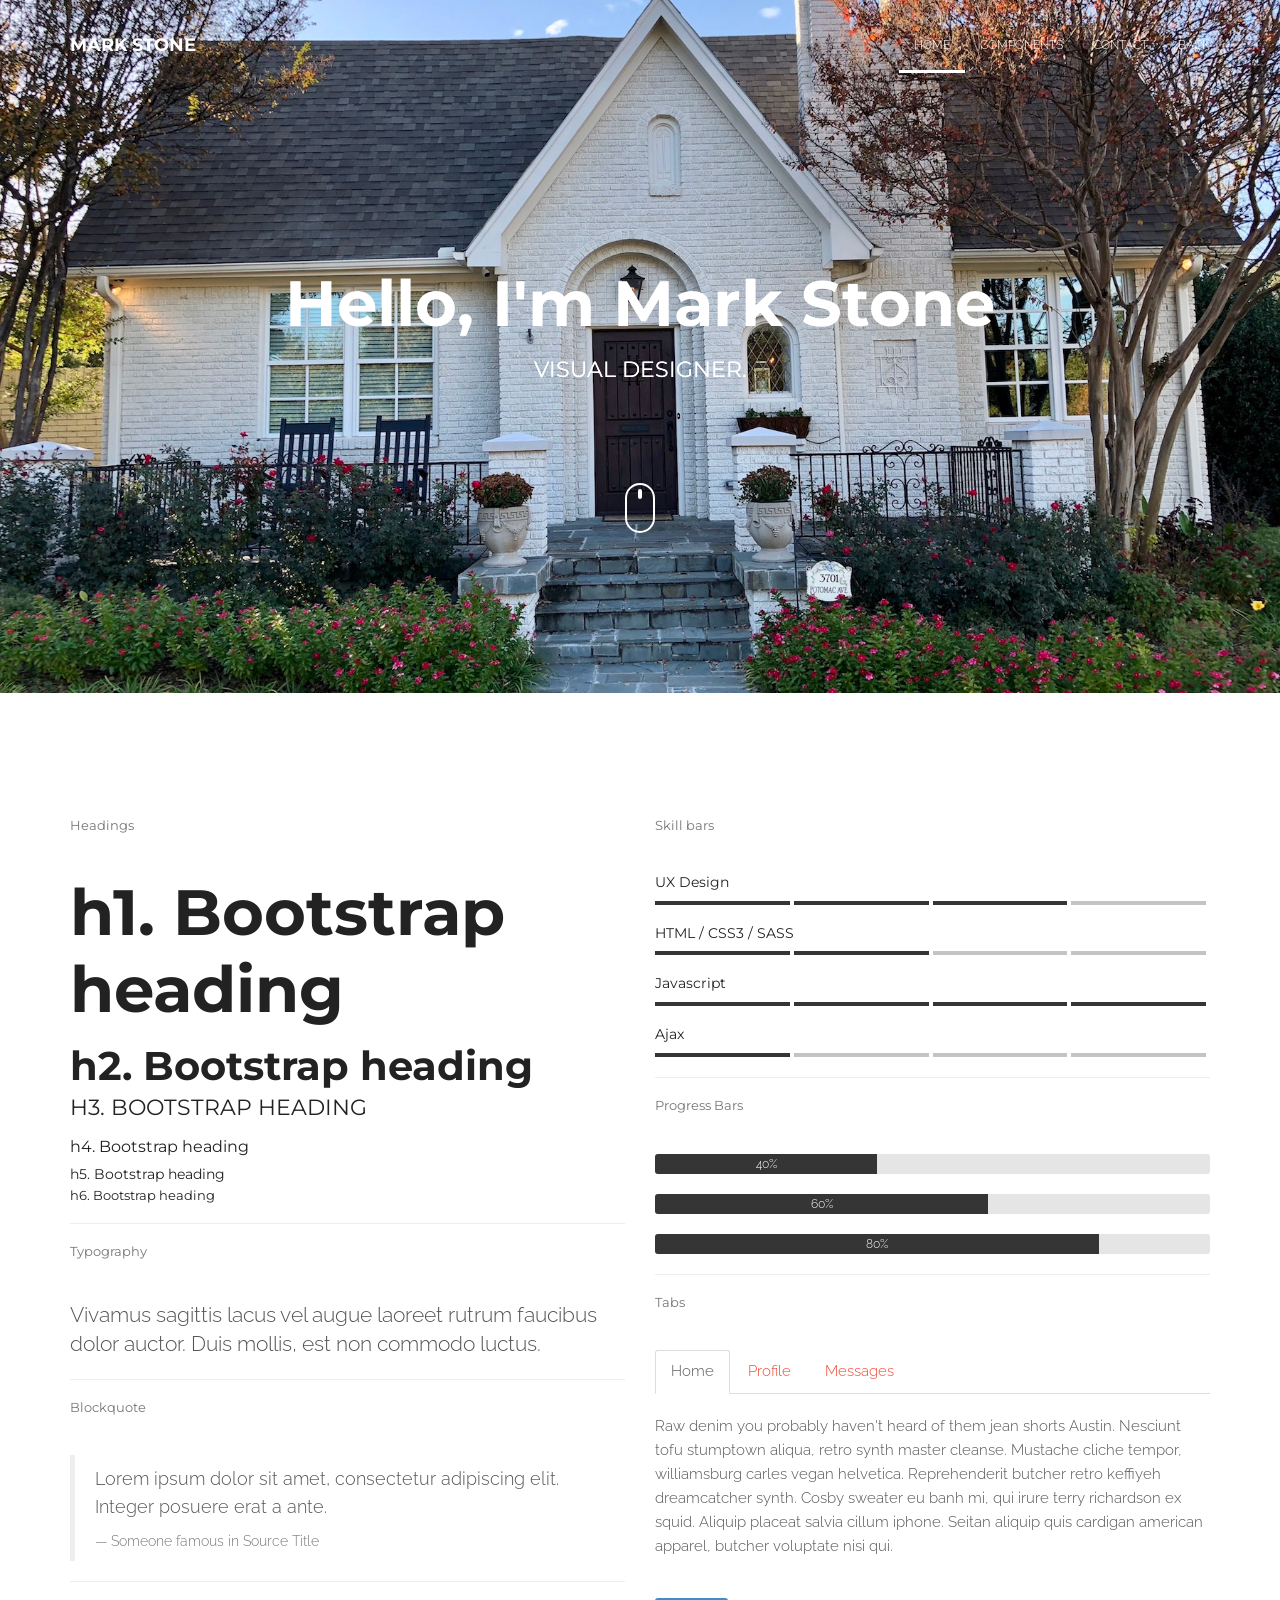
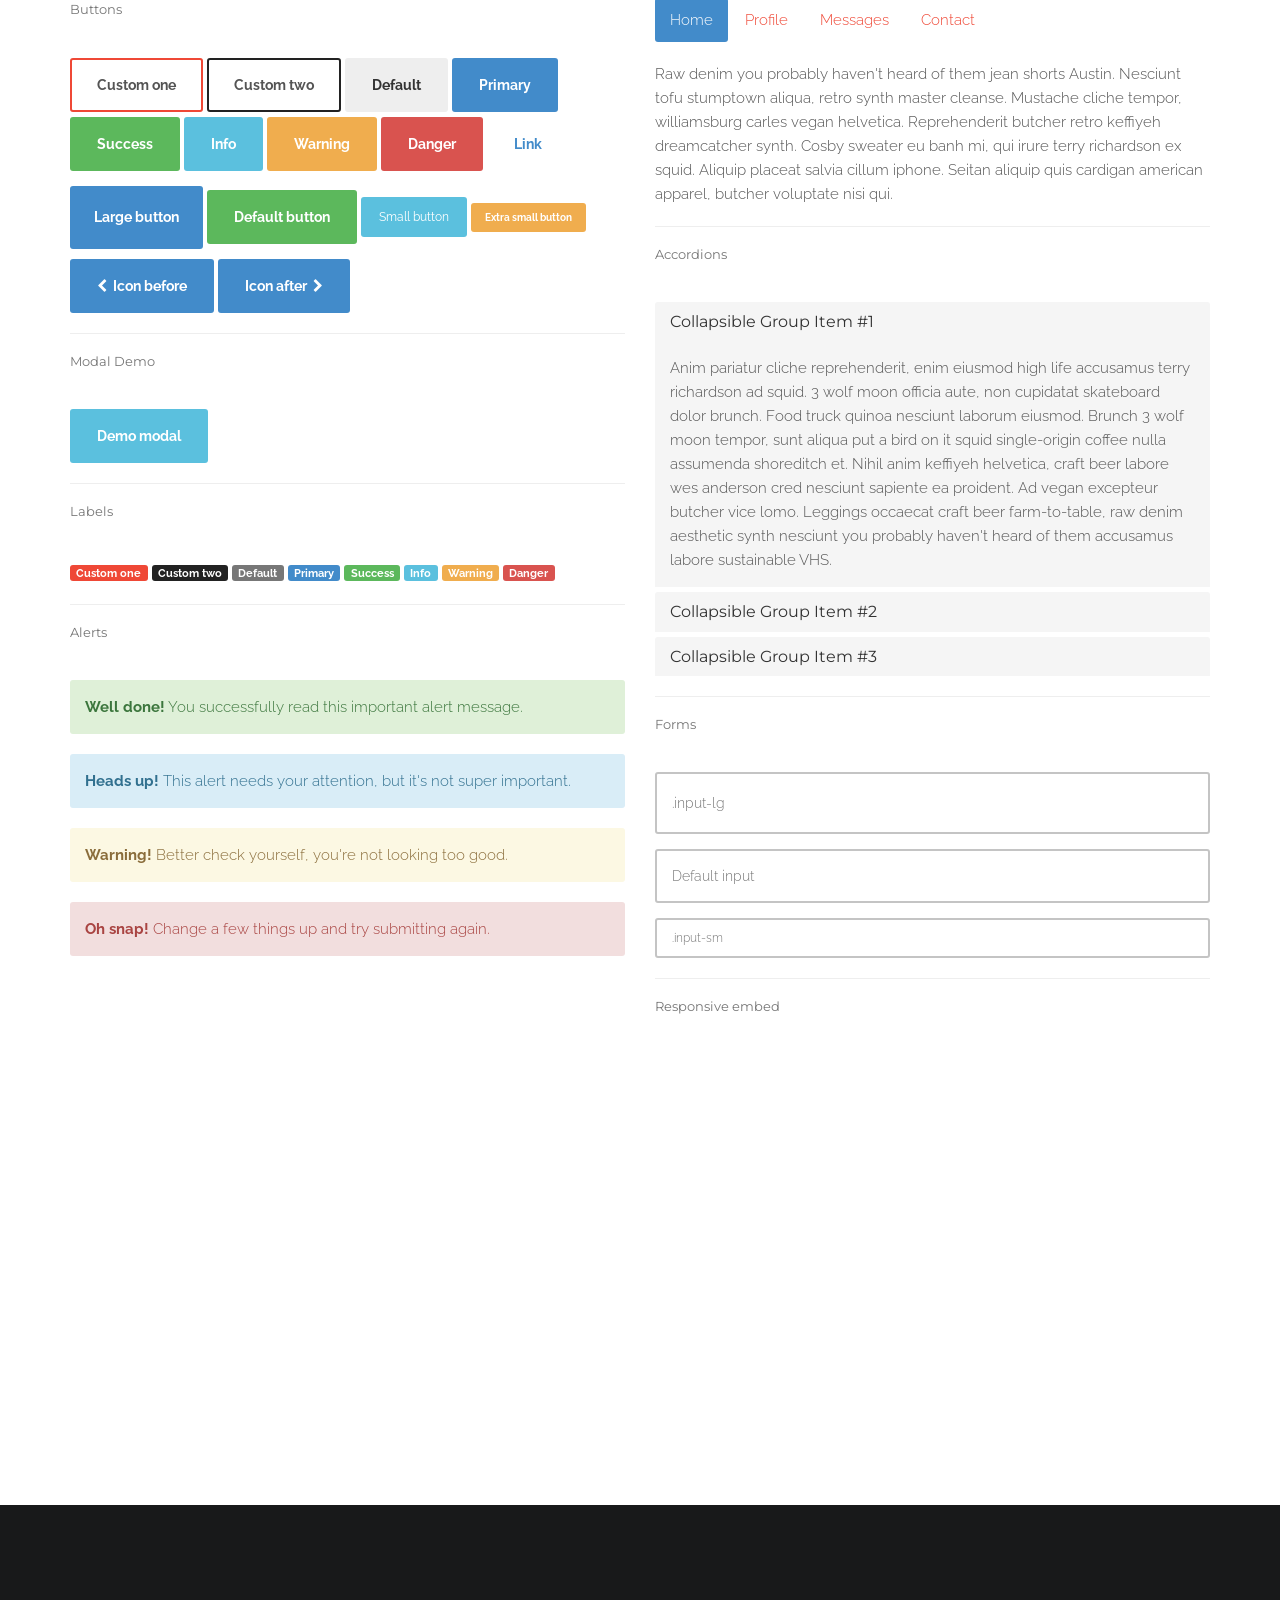
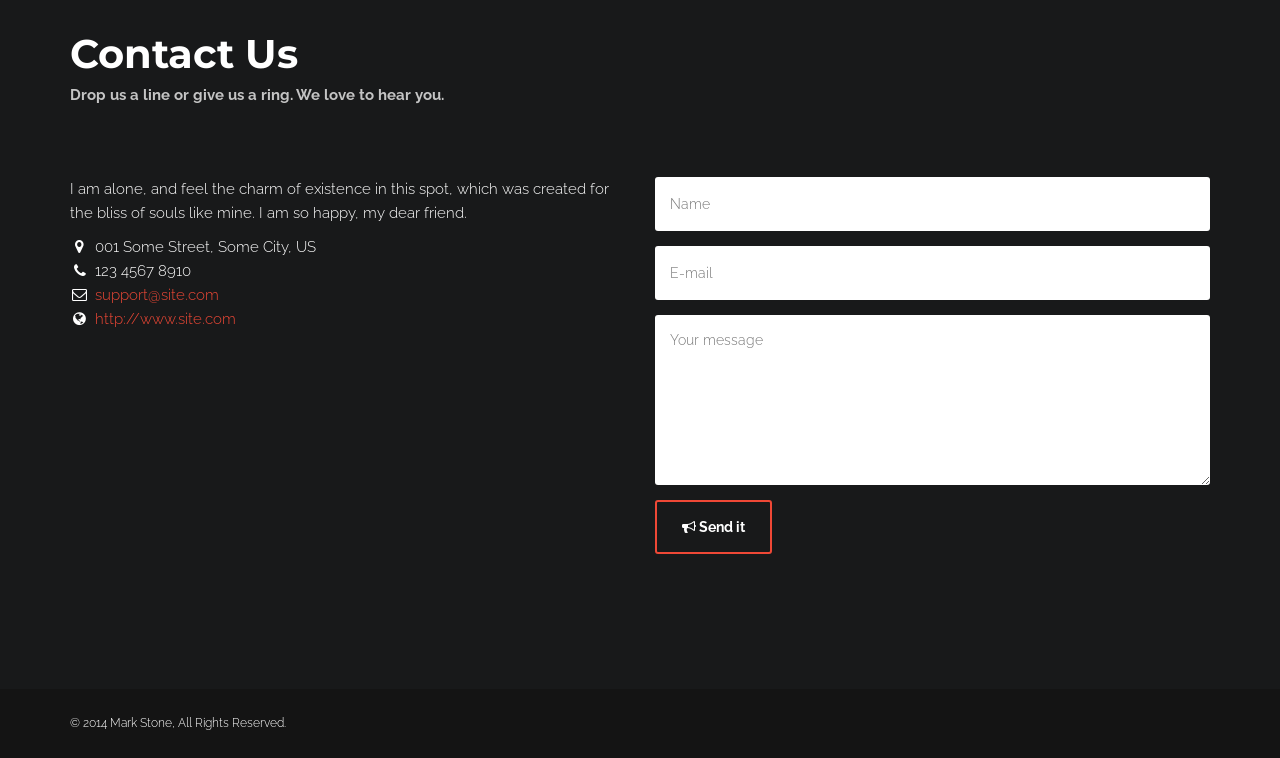
<file: components.html>
﻿<!DOCTYPE html>
<html lang="en">
<head>
	<meta charset="UTF-8">
	<meta name="viewport" content="width=device-width, initial-scale=1.0">
	<meta name="description" content="">
	<meta name="author" content="">

	<title>Components</title>

	<!-- CSS -->
	<!-- Bootstrap core CSS -->
	<link href="assets/bootstrap/css/bootstrap.min.css" rel="stylesheet" media="screen">

	<!-- Owl Carousel -->
	<link href="assets/css/owl.theme.css" rel="stylesheet">
	<link href="assets/css/owl.carousel.css" rel="stylesheet">

	<!-- Magnific-popup lightbox -->
	<link href="assets/css/magnific-popup.css" rel="stylesheet">

	<!-- Simple text rotator -->
	<link href="assets/css/simpletextrotator.css" rel="stylesheet">

	<!-- Font Awesome CSS -->
	<link href="assets/css/font-awesome.min.css" rel="stylesheet" media="screen">

	<!-- Animate css -->
	<link href="assets/css/animate.css" rel="stylesheet">

	<!-- Custom styles CSS -->
	<link href="assets/css/style.css" rel="stylesheet" media="screen">
</head>
<body>

	<div class="wrapper">

		<!-- Preloader -->

		<div id="preloader">
			<div id="status">
				<div class="status-mes"><h4>Mark Stone</h4></div>
			</div>
		</div>

		<!-- Navigation start -->

		<nav class="navbar navbar-custom navbar-fixed-top" role="navigation">
			<div class="container">

				<!-- Brand and toggle get grouped for better mobile display -->
				<div class="navbar-header">
					<button type="button" class="navbar-toggle" data-toggle="collapse" data-target="#bs-example-navbar-collapse-1">
						<span class="sr-only">Toggle navigation</span>
						<span class="icon-bar"></span>
						<span class="icon-bar"></span>
						<span class="icon-bar"></span>
					</button>
					<a class="navbar-brand" href="#">Mark Stone</a>
				</div>

				<!-- Collect the nav links, forms, and other content for toggling -->
				<div class="collapse navbar-collapse" id="bs-example-navbar-collapse-1">
					<ul class="nav navbar-nav navbar-right">
						<li><a href="#intro">home</a></li>
						<li><a href="#components">Components</a></li>
						<li><a href="#contact">Contact</a></li>
						<li><a href="index.html">Back</a></li>
					</ul>
				</div>

			</div>
		</nav>

		<!-- Navigation end -->

		<!-- Intro section start -->

		<section id="intro" class="section">

			<div class="container">

				<div class="row">

					<div class="col-md-12">

						<div class="hello">
							<h1>Hello, I'm Mark Stone</h1>
							<h3><span class="rotate">Visual Designer. | Front-end Developer. | C# Programmer.</span></h3>
						</div>

						<div class="mouse-icon">
							<div class="wheel"></div>
						</div>
						
					</div>

				</div><!-- .row -->

			</div><!-- .container -->

		</section>

		<!-- Intro section end -->

		<!-- Components section start -->

		<section id="components" class="section">

			<div class="container">

				<div class="row">

					<div class="col-md-6">

						<!-- Headings -->
						<h6 class="text-muted long-down">Headings</h6>
						<h1>h1. Bootstrap heading</h1>
						<h2>h2. Bootstrap heading</h2>
						<h3>h3. Bootstrap heading</h3>
						<h4>h4. Bootstrap heading</h4>
						<h5>h5. Bootstrap heading</h5>
						<h6>h6. Bootstrap heading</h6>

						<hr>
						<!-- Typography -->
						<h6 class="text-muted long-down">Typography</h6>

						<p class="lead">Vivamus sagittis lacus vel augue laoreet rutrum faucibus dolor auctor. Duis mollis, est non commodo luctus.</p>

						<hr>
						<!-- Blockquote -->

						<h6 class="text-muted long-down">Blockquote</h6>
						<blockquote>
							<p>Lorem ipsum dolor sit amet, consectetur adipiscing elit. Integer posuere erat a ante.</p>
							<footer>Someone famous in <cite title="Source Title">Source Title</cite></footer>
						</blockquote>

						<hr>

						<!-- Buttons -->

						<h6 class="text-muted long-down">Buttons</h6>

						<p class="btn-list">
							<button type="button" class="btn btn-custom-1">Custom one</button>
							<button type="button" class="btn btn-custom-2">Custom two</button>
							<button type="button" class="btn btn-default">Default</button>
							<button type="button" class="btn btn-primary">Primary</button>
							<button type="button" class="btn btn-success">Success</button>
							<button type="button" class="btn btn-info">Info</button>
							<button type="button" class="btn btn-warning">Warning</button>
							<button type="button" class="btn btn-danger">Danger</button>
							<button type="button" class="btn btn-link">Link</button>
						</p>

						<p>
							<button type="button" class="btn btn-primary btn-lg">Large button</button>
							<button type="button" class="btn btn-success">Default button</button>
							<button type="button" class="btn btn-info btn-sm">Small button</button>
							<button type="button" class="btn btn-warning btn-xs">Extra small button</button>
						</p>

						<p>
							<button type="button" class="btn btn-primary">
								<i class="icon-before fa fa-chevron-left"></i>Icon before
							</button>
							
							<button type="button" class="btn btn-primary">
								Icon after<i class="icon-after fa fa-chevron-right"></i>
							</button>
						</p>

						<hr>
						<!-- Modal Demo -->

						<h6 class="text-muted long-down">Modal Demo</h6>

						<p>
							<!-- Button trigger modal -->
							<button class="btn btn-info " data-toggle="modal" data-target="#myModal">Demo modal</button>
						</p>

						<!-- Modal -->
						<div class="modal fade" id="myModal" tabindex="-1" role="dialog" aria-labelledby="myModalLabel" aria-hidden="true">
							<div class="modal-dialog">
								<div class="modal-content">
									<div class="modal-header">
										<button type="button" class="close" data-dismiss="modal" aria-hidden="true">×</button>
										<h4 class="modal-title" id="myModalLabel">Modal title</h4>
									</div>
									<div class="modal-body">
										...
									</div>
									<div class="modal-footer">
										<button type="button" class="btn btn-default" data-dismiss="modal">Close</button>
										<button type="button" class="btn btn-primary">Save changes</button>
									</div>
								</div>
							</div>
						</div>

						<hr>
						<!-- Labels -->
						<h6 class="text-muted long-down">Labels</h6>

						<p>
							<span class="label label-custom-1">Custom one</span>
							<span class="label label-custom-2">Custom two</span>
							<span class="label label-default">Default</span>
							<span class="label label-primary">Primary</span>
							<span class="label label-success">Success</span>
							<span class="label label-info">Info</span>
							<span class="label label-warning">Warning</span>
							<span class="label label-danger">Danger</span>
						</p>

						<hr>

						<!-- Alerts -->

						<h6 class="text-muted long-down">Alerts</h6>

						<div class="alert alert-success">
							<strong>Well done!</strong> You successfully read this important alert message.
						</div>

						<div class="alert alert-info">
							<strong>Heads up!</strong> This alert needs your attention, but it's not super important.
						</div>

						<div class="alert alert-warning">
							<strong>Warning!</strong> Better check yourself, you're not looking too good.
						</div>

						<div class="alert alert-danger long">
							<strong>Oh snap!</strong> Change a few things up and try submitting again.
						</div>

					</div><!-- .col-md -->

					<!--  -->

					<div class="col-lg-6">

						<h6 class="text-muted long-down">Skill bars</h6>

						<h5>UX Design</h5>
						<div class="skill-bar">
							<div class="skill-rate-on"></div>
							<div class="skill-rate-on"></div>
							<div class="skill-rate-on"></div>
							<div class="skill-rate-off"></div>
						</div>

						<h5>HTML / CSS3 / SASS</h5>
						<div class="skill-bar">
							<div class="skill-rate-on"></div>
							<div class="skill-rate-on"></div>
							<div class="skill-rate-off"></div>
							<div class="skill-rate-off"></div>
						</div>

						<h5>Javascript</h5>
						<div class="skill-bar">
							<div class="skill-rate-on"></div>
							<div class="skill-rate-on"></div>
							<div class="skill-rate-on"></div>
							<div class="skill-rate-on"></div>
						</div>

						<h5>Ajax</h5>
						<div class="skill-bar">
							<div class="skill-rate-on"></div>
							<div class="skill-rate-off"></div>
							<div class="skill-rate-off"></div>
							<div class="skill-rate-off"></div>
						</div>

						<hr>

						<!-- Progress Bars -->

						<h6 class="text-muted long-down">Progress Bars</h6>

						<div class="progress">
							<div class="progress-bar" role="progressbar" aria-valuenow="40" aria-valuemin="0" aria-valuemax="100" style="width: 40%">
								40%
							</div>
						</div>

						<div class="progress">
							<div class="progress-bar" role="progressbar" aria-valuenow="60" aria-valuemin="0" aria-valuemax="100" style="width: 60%;">
								60%
							</div>
						</div>

						<div class="progress">
							<div class="progress-bar" role="progressbar" aria-valuenow="80" aria-valuemin="0" aria-valuemax="100" style="width: 80%;">
								80%
							</div>
						</div>

						<hr>

						<!-- Tabs -->

						<h6 class="text-muted long-down">Tabs</h6>

						<!-- Nav tabs -->
						<ul class="nav nav-tabs">
							<li class="active"><a href="#tab1" data-toggle="tab">Home</a></li>
							<li><a href="#tab1" data-toggle="tab">Profile</a></li>
							<li><a href="#tab2" data-toggle="tab">Messages</a></li>
						</ul>

						<!-- Tab panes -->
						<div class="tab-content long-down">

							<div class="tab-pane active" id="tab1">Raw denim you probably haven't heard of them jean shorts Austin. Nesciunt tofu stumptown aliqua, retro synth master cleanse. Mustache cliche tempor, williamsburg carles vegan helvetica. Reprehenderit butcher retro keffiyeh dreamcatcher synth. Cosby sweater eu banh mi, qui irure terry richardson ex squid. Aliquip placeat salvia cillum iphone. Seitan aliquip quis cardigan american apparel, butcher voluptate nisi qui.</div>

							<div class="tab-pane" id="tab2">Mustache cliche tempor, williamsburg carles vegan helvetica. Reprehenderit butcher retro keffiyeh dreamcatcher synth. Cosby sweater eu banh mi, qui irure terry richardson ex squid. Aliquip placeat salvia cillum iphone. Seitan aliquip quis cardigan american apparel, butcher voluptate nisi qui.</div>

							<div class="tab-pane" id="tab3">Raw denim you probably haven't heard of them jean shorts Austin. Nesciunt tofu stumptown aliqua, retro synth master cleanse. Mustache cliche tempor, williamsburg carles vegan helvetica. Reprehenderit butcher retro keffiyeh dreamcatcher synth.</div>
						</div>


						<!-- Nav tabs -->
						<ul class="nav nav-pills">
							<li class="active"><a href="#tab1" data-toggle="tab">Home</a></li>
							<li><a href="#tab11" data-toggle="tab">Profile</a></li>
							<li><a href="#tab22" data-toggle="tab">Messages</a></li>
							<li><a href="#tab33" data-toggle="tab">Contact</a></li>
						</ul>

						<!-- Tab panes -->
						<div class="tab-content long">

							<div class="tab-pane active" id="tab11">Raw denim you probably haven't heard of them jean shorts Austin. Nesciunt tofu stumptown aliqua, retro synth master cleanse. Mustache cliche tempor, williamsburg carles vegan helvetica. Reprehenderit butcher retro keffiyeh dreamcatcher synth. Cosby sweater eu banh mi, qui irure terry richardson ex squid. Aliquip placeat salvia cillum iphone. Seitan aliquip quis cardigan american apparel, butcher voluptate nisi qui.</div>

							<div class="tab-pane" id="tab22">Mustache cliche tempor, williamsburg carles vegan helvetica. Reprehenderit butcher retro keffiyeh dreamcatcher synth. Cosby sweater eu banh mi, qui irure terry richardson ex squid. Aliquip placeat salvia cillum iphone. Seitan aliquip quis cardigan american apparel, butcher voluptate nisi qui.</div>

							<div class="tab-pane" id="tab33">Raw denim you probably haven't heard of them jean shorts Austin. Nesciunt tofu stumptown aliqua, retro synth master cleanse. Mustache cliche tempor, williamsburg carles vegan helvetica. Reprehenderit butcher retro keffiyeh dreamcatcher synth.</div>
						</div>

						<hr>

						<!-- Accordions -->

						<h6 class="text-muted long-down">Accordions</h6>

						<div class="panel-group long" id="accordion">
							<div class="panel panel-default">

								<div class="panel-heading">
									<h4 class="panel-title">
										<a data-toggle="collapse" data-parent="#accordion" href="#collapseOne">
											Collapsible Group Item #1
										</a>
									</h4>
								</div>

								<div id="collapseOne" class="panel-collapse collapse in">
									<div class="panel-body">
										Anim pariatur cliche reprehenderit, enim eiusmod high life accusamus terry richardson ad squid. 3 wolf moon officia aute, non cupidatat skateboard dolor brunch. Food truck quinoa nesciunt laborum eiusmod. Brunch 3 wolf moon tempor, sunt aliqua put a bird on it squid single-origin coffee nulla assumenda shoreditch et. Nihil anim keffiyeh helvetica, craft beer labore wes anderson cred nesciunt sapiente ea proident. Ad vegan excepteur butcher vice lomo. Leggings occaecat craft beer farm-to-table, raw denim aesthetic synth nesciunt you probably haven't heard of them accusamus labore sustainable VHS.
									</div>
								</div>
							</div>

							<div class="panel panel-default">

								<div class="panel-heading">
									<h4 class="panel-title">
										<a data-toggle="collapse" data-parent="#accordion" href="#collapseTwo">
											Collapsible Group Item #2
										</a>
									</h4>
								</div>

								<div id="collapseTwo" class="panel-collapse collapse">
									<div class="panel-body">
										Anim pariatur cliche reprehenderit, enim eiusmod high life accusamus terry richardson ad squid. 3 wolf moon officia aute, non cupidatat skateboard dolor brunch. Food truck quinoa nesciunt laborum eiusmod. Brunch 3 wolf moon tempor, sunt aliqua put a bird on it squid single-origin coffee nulla assumenda shoreditch et. Nihil anim keffiyeh helvetica, craft beer labore wes anderson cred nesciunt sapiente ea proident. Ad vegan excepteur butcher vice lomo. Leggings occaecat craft beer farm-to-table, raw denim aesthetic synth nesciunt you probably haven't heard of them accusamus labore sustainable VHS.
									</div>
								</div>
							</div>

							<div class="panel panel-default">

								<div class="panel-heading">
									<h4 class="panel-title">
										<a data-toggle="collapse" data-parent="#accordion" href="#collapseThree">
											Collapsible Group Item #3
										</a>
									</h4>
								</div>

								<div id="collapseThree" class="panel-collapse collapse">
									<div class="panel-body">
										Anim pariatur cliche reprehenderit, enim eiusmod high life accusamus terry richardson ad squid. 3 wolf moon officia aute, non cupidatat skateboard dolor brunch. Food truck quinoa nesciunt laborum eiusmod. Brunch 3 wolf moon tempor, sunt aliqua put a bird on it squid single-origin coffee nulla assumenda shoreditch et. Nihil anim keffiyeh helvetica, craft beer labore wes anderson cred nesciunt sapiente ea proident. Ad vegan excepteur butcher vice lomo. Leggings occaecat craft beer farm-to-table, raw denim aesthetic synth nesciunt you probably haven't heard of them accusamus labore sustainable VHS.
									</div>
								</div>
							</div>
						</div>

						<hr>

						<!-- Forms -->

						<h6 class="text-muted long-down">Forms</h6>

						<div class="form-group">
							<input class="form-control input-lg" type="text" placeholder=".input-lg">
						</div>

						<div class="form-group">
							<input class="form-control" type="text" placeholder="Default input">
						</div>

						<div class="form-group">
							<input class="form-control input-sm" type="text" placeholder=".input-sm">
						</div>

						<hr>
						<!-- Responsive embed -->
						<h6 class="text-muted long-down">Responsive embed</h6>

						<div class="video">
							<iframe width="420" height="250" src="//www.youtube.com/embed/zpOULjyy-n8?rel=0" frameborder="0" allowfullscreen></iframe>
						</div>


					</div><!-- .col-md -->

				</div><!-- .row -->

			</div><!-- .container -->

		</section>

		<!-- Components section end -->

		<!-- Contact section start -->

		<section id="contact" class="section">

			<div class="container">

				<div class="row">

					<div class="col-md-12 headline">
						<h2>Contact Us</h2>
						<p>Drop us a line or give us a ring. We love to hear you.</p>
					</div>

					<div class="col-md-6">

						<p>I am alone, and feel the charm of existence in this spot, which was created for the bliss of souls like mine. I am so happy, my dear friend.</p>

						<ul class="icon-list">
							<li><i class="fa fa-fw fa-map-marker"></i>001 Some Street, Some City, US</li>
							<li><i class="fa fa-fw fa-phone"></i>123 4567 8910</li>
							<li><i class="fa fa-fw fa-envelope-o"></i><a href="mailto:">support@site.com</a></li>
							<li><i class="fa fa-fw fa-globe"></i><a href="">http://www.site.com</a></li>
						</ul>

					</div>

					<div class="col-md-6">

						<form id="contact-form" role="form">

							<div class="form-group">
								<label class="sr-only" for="c_name">Name</label>
								<input type="text" id="c_name" class="form-control" name="c_name" placeholder="Name">
							</div>

							<div class="form-group">
								<label class="sr-only" for="c_email">Email address</label>
								<input type="email" id="c_email" class="form-control" name="c_email" placeholder="E-mail">
							</div>

							<div class="form-group">
								<textarea class="form-control" id="c_message" name="c_message" rows="7" placeholder="Your message"></textarea>
							</div>

							<button type="submit" class="btn btn-custom-1"><i class="fa fa-bullhorn"></i> Send it</button>

						</form>

						<div class="ajax-response"></div>

					</div>

				</div><!-- .row -->

			</div><!-- .container -->

		</section>

		<!-- Contact section end -->

		<!-- Footer start -->

		<footer id="footer">

			<div class="container">

				<div class="row">

					<div class="col-md-12">
						<p class="copy">
							© 2014 Mark Stone, All Rights Reserved.
						</p>
					</div>

				</div><!-- .row -->

			</div><!-- .container -->

		</footer>

		<!-- Footer end -->

	</div><!-- .wrapper -->

	<!-- Javascript files -->
	<!-- jQuery -->
	<script src="assets/js/jquery-1.11.0.min.js"></script>
	<!-- Bootstrap JS -->
	<script src="assets/bootstrap/js/bootstrap.min.js"></script>
	<!-- Background slider -->
	<script src="assets/js/jquery.backstretch.min.js"></script>
	<!-- OwlCarousel -->
	<script src="assets/js/owl.carousel.min.js"></script>
	<!-- Modal for portfolio -->
	<script src="assets/js/jquery.magnific-popup.min.js"></script>
	<!-- Text rotator -->
	<script src="assets/js/jquery.simple-text-rotator.min.js"></script>
	<!-- Waypoints -->
	<script src="assets/js/jquery.waypoints.js"></script>
	<!-- CountTo  -->
	<script src="assets/js/jquery.countTo.js"></script>
	<!-- WOW - Reveal Animations When You Scroll -->
	<script src="assets/js/wow.min.js"></script>   
	<!-- Smooth scroll -->
	<script src="assets/js/smoothscroll.js"></script>
	<!-- Fitvids -->
	<script src="assets/js/jquery.fitvids.js"></script>
	<!-- Custom scripts -->
	<script src="assets/js/custom.js"></script>

</body>
</html>
</file>
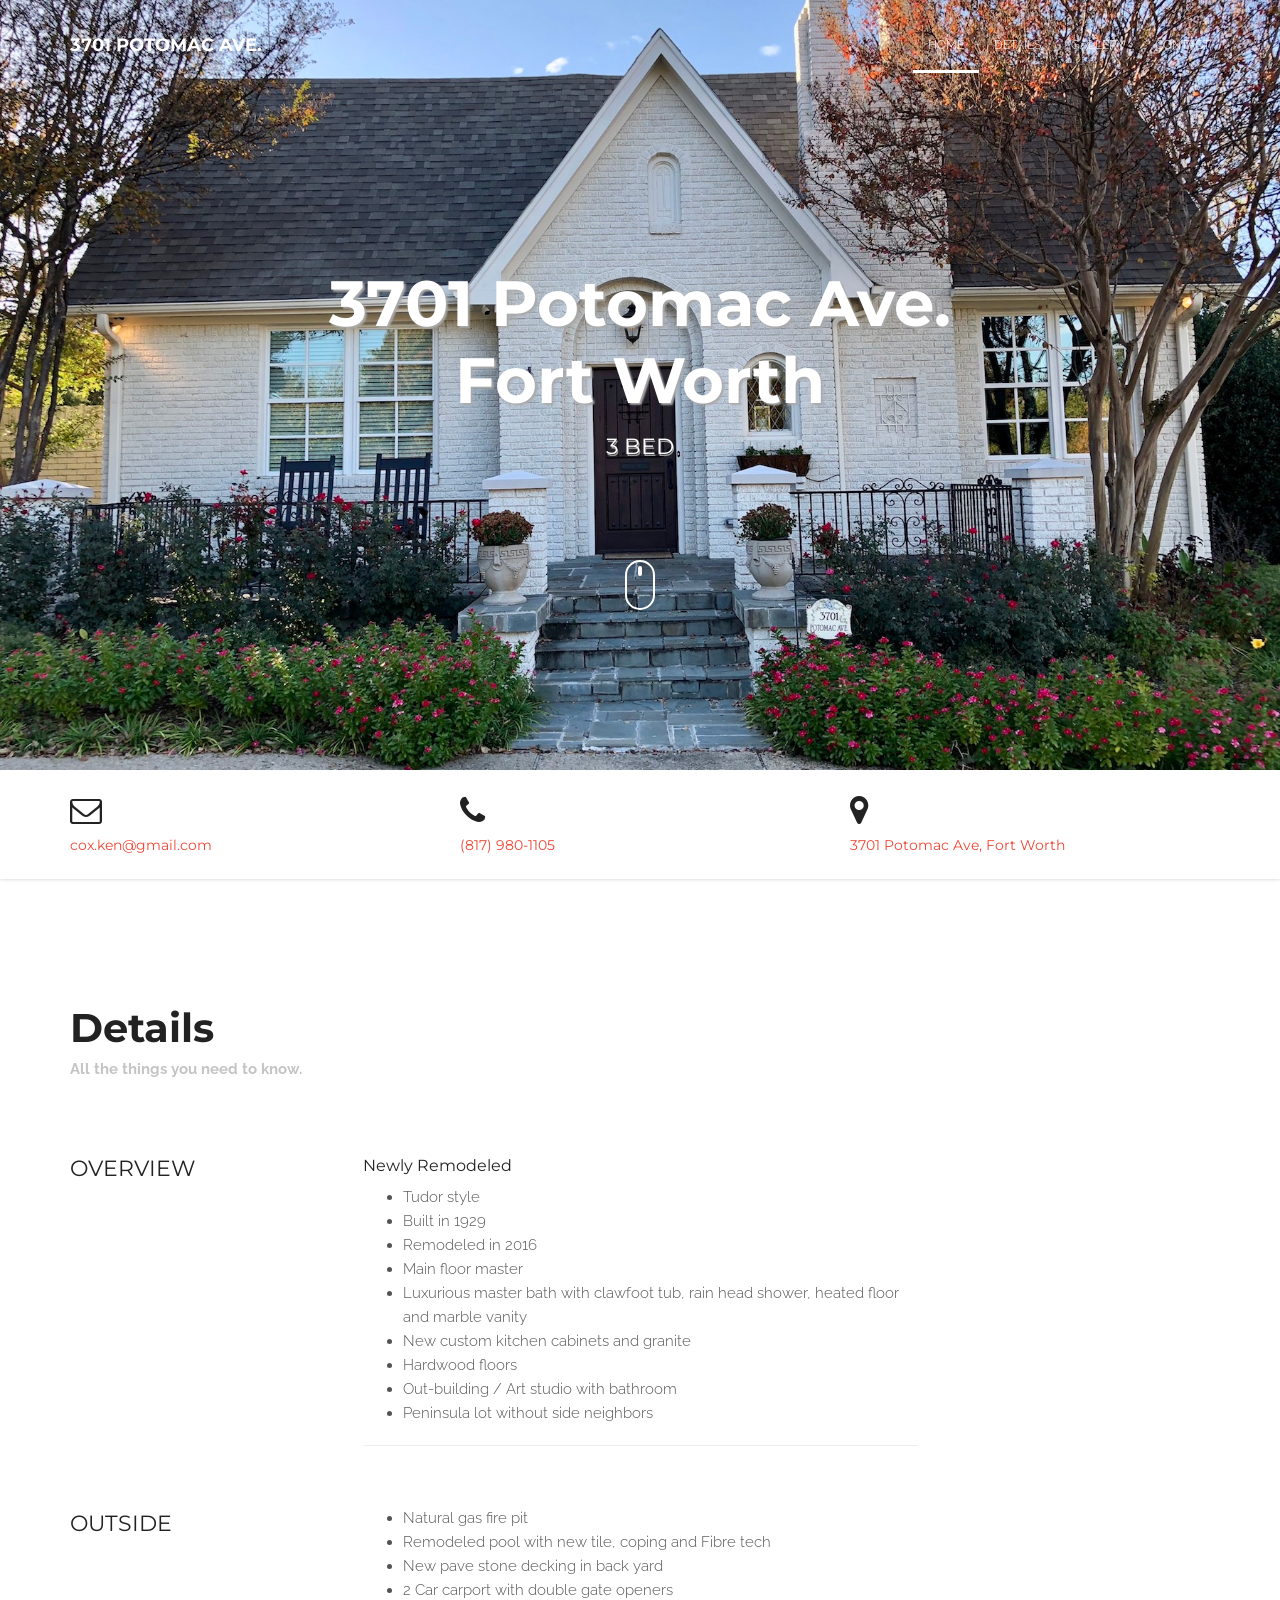
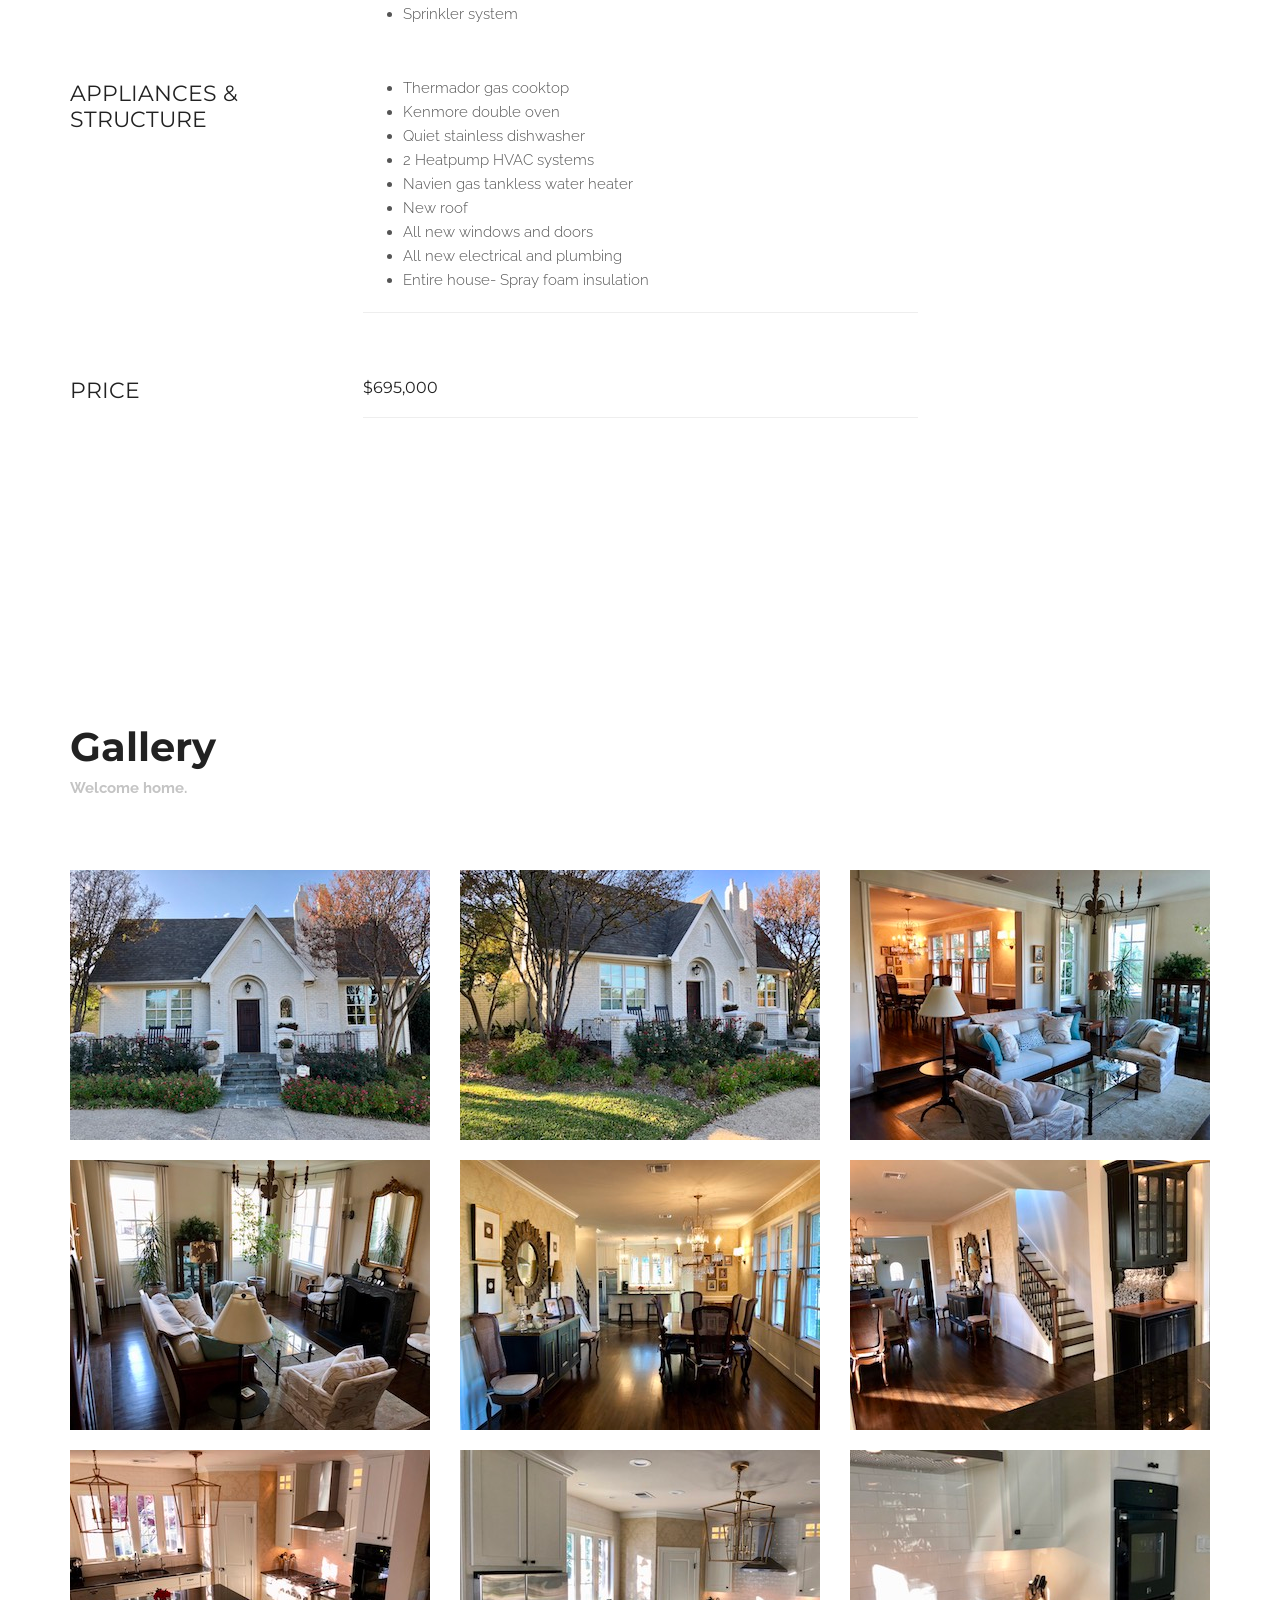
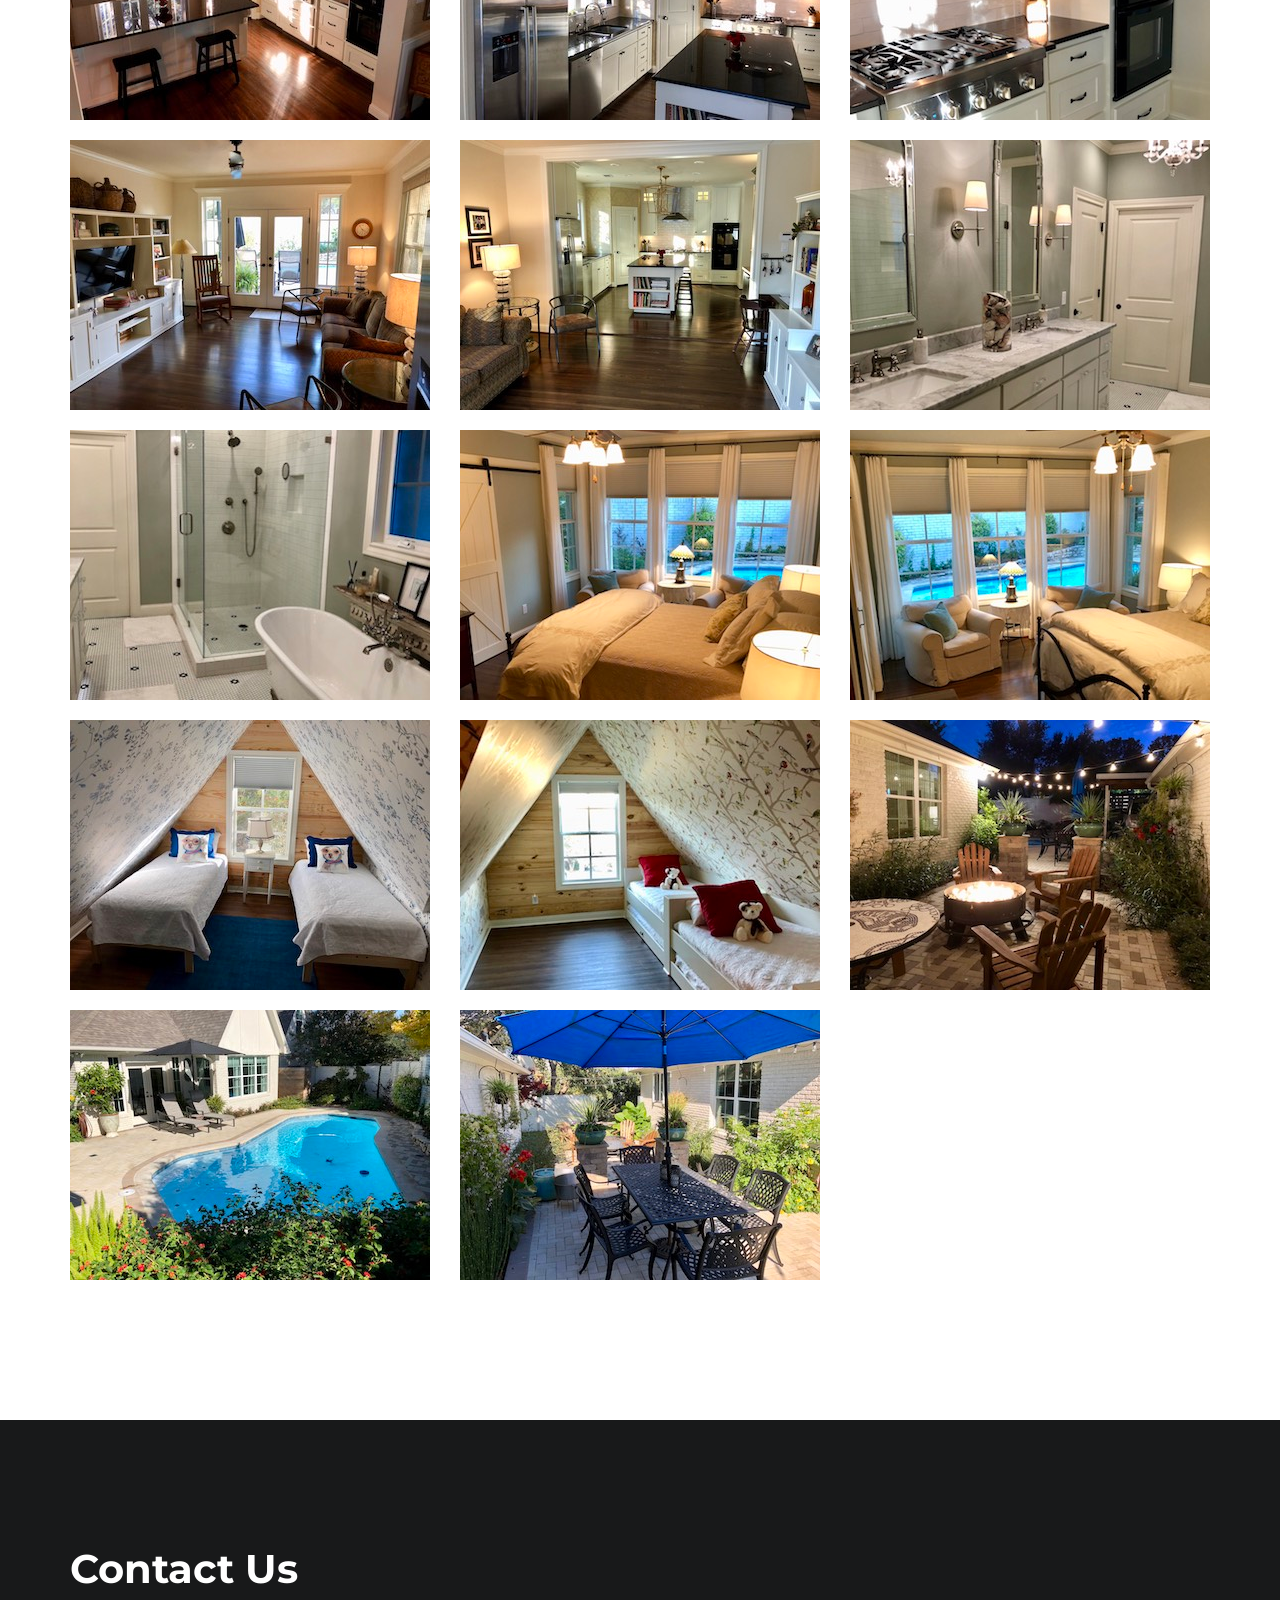
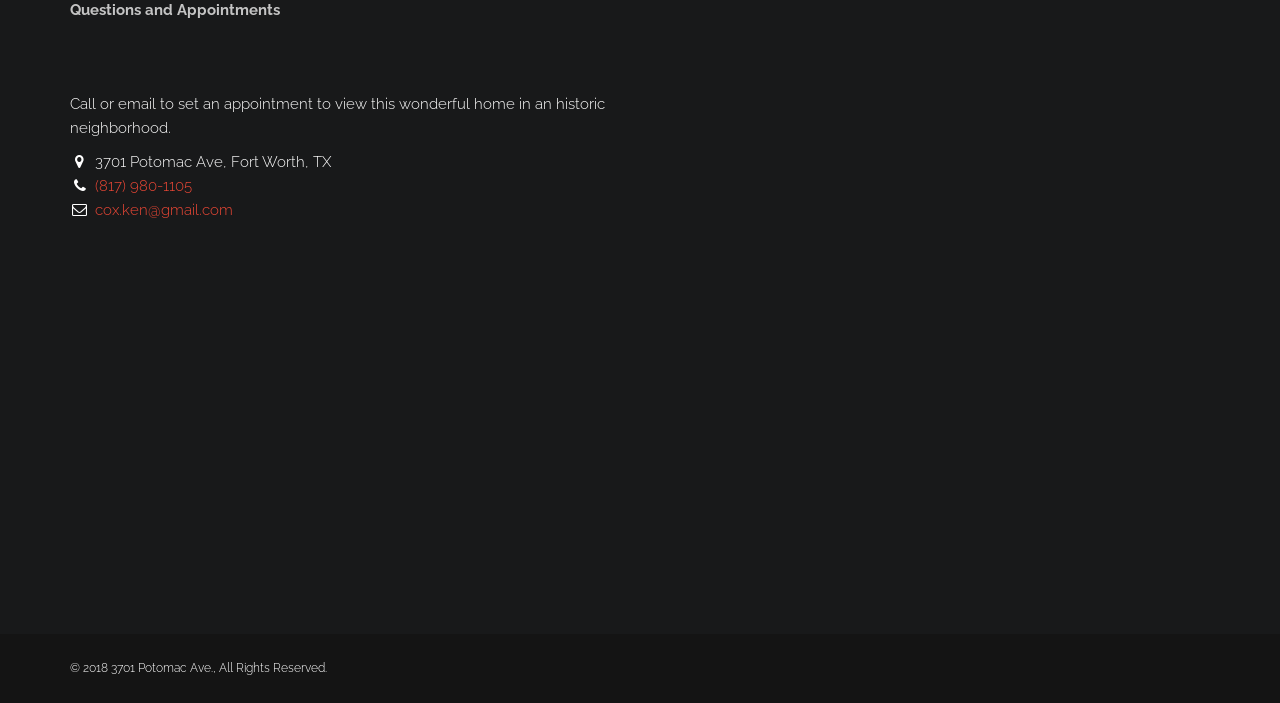
<file: index.old.html>
﻿<!DOCTYPE html>
<html lang="en">
<head>
	<meta charset="UTF-8">
	<meta name="viewport" content="width=device-width, initial-scale=1.0">
	<meta name="description" content="Tudor-style home for sale in Fort Worth's historic Monticello neighborhood. Built in 1929 and remodeled in 2016, this home features a luxurious master suite, top-notch kitchen with granite counters, hardwood throughout and great outdoor space with swimming pool and fire pit.">
	<meta name="author" content="3701potomac.com">
	<meta name="og:type" content="website">
	<meta name="og:url" content="http://3701potomac.com">
	<meta name="og:locale" content="en_US">
	<meta name="og:site_name" content="3701 Potomac Ave.">
	<meta property="article:publisher" content="3701potomac.com">
	<meta itemprop="name" content="Home for sale: 3701 Potomac Ave, Fort Worth, TX">
	<meta itemprop="description" content="Tudor-style home for sale in Fort Worth's historic Monticello neighborhood. Built in 1929 and remodeled in 2016, this home features a luxurious master suite, top-notch kitchen with granite counters, hardwood throughout and great outdoor space with swimming pool and fire pit.">
	<meta name="twitter:title" content="Home for sale: 3701 Potomac Ave, Fort Worth, TX">
	<meta name="twitter:description" content="Tudor-style home for sale in Fort Worth's historic Monticello neighborhood. Built in 1929 and remodeled in 2016, this home features a luxurious master suite, top-notch kitchen with granite counters, hardwood throughout and great outdoor space with swimming pool and fire pit.">
	<meta name="og:title" content="Home for sale: 3701 Potomac Ave, Fort Worth, TX">
	<meta name="og:description" content="Tudor-style home for sale in Fort Worth's historic Monticello neighborhood. Built in 1929 and remodeled in 2016, this home features a luxurious master suite, top-notch kitchen with granite counters, hardwood throughout and great outdoor space with swimming pool and fire pit.">
	<meta itemprop="image" content="https://github.com/3701potomac/3701potomac.github.io/raw/master/assets/images/gallery/large/outside04.jpg">
	<meta property="og:image:secure_url" content="https://github.com/3701potomac/3701potomac.github.io/raw/master/assets/images/gallery/large/outside04.jpg">
	<meta name="twitter:card" content="summary_large_image">
	<meta name="twitter:image" content="https://github.com/3701potomac/3701potomac.github.io/raw/master/assets/images/gallery/large/outside04.jpg">
	<meta name="twitter:image:src" content="https://github.com/3701potomac/3701potomac.github.io/raw/master/assets/images/gallery/large/outside04.jpg">
	<meta name="og:image" content="https://github.com/3701potomac/3701potomac.github.io/raw/master/assets/images/gallery/large/outside04.jpg">

	<title>Home for Sale | 3701 Potomac Ave | Fort Worth, Texas</title>

	<!-- CSS -->
	<!-- Bootstrap core CSS -->
	<link href="assets/bootstrap/css/bootstrap.min.css" rel="stylesheet" media="screen">

	<!-- Owl Carousel -->
	<link href="assets/css/owl.theme.css" rel="stylesheet">
	<link href="assets/css/owl.carousel.css" rel="stylesheet">

	<!-- Magnific-popup lightbox -->
	<link href="assets/css/magnific-popup.css" rel="stylesheet">

	<!-- Simple text rotator -->
	<link href="assets/css/simpletextrotator.css" rel="stylesheet">

	<!-- Font Awesome CSS -->
	<link href="assets/css/font-awesome.min.css" rel="stylesheet" media="screen">

	<!-- Animate css -->
	<link href="assets/css/animate.css" rel="stylesheet">

	<!-- Custom styles CSS -->
	<link href="assets/css/style.css" rel="stylesheet" media="screen">
</head>
<body>

	<div class="wrapper">

		<!-- Preloader -->

		<div id="preloader">
			<div id="status">
				<div class="status-mes"><h4>Loading your home...</h4></div>
			</div>
		</div>

		<!-- Navigation start -->

		<nav class="navbar navbar-custom navbar-fixed-top" role="navigation">
			<div class="container">

				<!-- Brand and toggle get grouped for better mobile display -->
				<div class="navbar-header">
					<button type="button" class="navbar-toggle" data-toggle="collapse" data-target="#bs-example-navbar-collapse-1">
						<span class="sr-only">Toggle navigation</span>
						<span class="icon-bar"></span>
						<span class="icon-bar"></span>
						<span class="icon-bar"></span>
					</button>
					<a class="navbar-brand" href="#">3701 Potomac Ave.</a>
				</div>

				<!-- Collect the nav links, forms, and other content for toggling -->
				<div class="collapse navbar-collapse" id="bs-example-navbar-collapse-1">
					<ul class="nav navbar-nav navbar-right">
						<li><a href="#intro">Home</a></li>
						<li><a href="#details">Details</a></li>
						<li><a href="#gallery">Gallery</a></li>
						<li><a href="#contact">Contact</a></li>
					</ul>
				</div>

			</div>
		</nav>

		<!-- Navigation end -->

		<!-- Intro section start -->

		<section id="intro" class="section">

			<div class="container">

				<div class="row">

					<div class="col-md-12">

						<div class="hello wow bounceInDown">
							<h1 class="title hidden-xs">
								3701 Potomac Ave.
								<br />
								Fort Worth
							</h1>
							<h1 class="title visible-xs">3701 Potomac Ave.</h1>
							<h3><span class="rotate" style="text-shadow: 1px 2px #999 !important;">3 Bed | 2.5 Bath | Pool | $695,000</span></h3>
						</div>

						<a href="#profile">
							<div class="mouse-icon">
								<div class="wheel"></div>
							</div>
						</a>

					</div>

				</div><!-- .row -->

			</div><!-- .container -->

		</section>

		<!-- Intro section end -->

		<!-- Profile contact callout section -->

		<section id="profile-contact">

			<div class="container">

				<div class="row">

					<div class="col-sm-4 wow bounceInLeft">
						<div class="profile-item">
							<i class="fa fa-envelope-o"></i>
							<h5><a href="mailto:cox.ken@gmail.com">cox.ken@gmail.com</a></h5>
						</div>
					</div>

					<div class="col-sm-4 wow bounceInUp">
						<div class="profile-item">
							<i class="fa fa-phone"></i>
							<h5><a href="tel:+18179801105">(817) 980-1105</a></h5>
						</div>
					</div>

					<div class="col-sm-4 wow bounceInRight">
						<div class="profile-item">
							<i class="fa fa-map-marker"></i>
							<h5><a href="https://goo.gl/maps/nJdxiLdGA2m" target="_blank">3701 Potomac Ave, Fort Worth</a></h5>
						</div>
					</div>

				</div><!-- .row -->

			</div><!-- .container -->

		</section>

		<!-- Resume section start -->

		<section id="details" class="section">

			<div class="container">

				<div class="row">

					<div class="col-md-12 headline wow bounceInDown">
						<h2>Details</h2>
						<p>All the things you need to know.</p>
					</div>

				</div><!-- .row -->

				<div class="row resume-items">

					<div class="col-md-3 wow bounceInLeft">
						<h3>Overview</h3>
					</div>

					<div class="col-md-6 col-sm-8 resume-item wow bounceInUp">
						<h4>Newly Remodeled</h4>
						<ul>
							<li>Tudor style</li>
							<li>Built in 1929</li>
							<li>Remodeled in 2016</li>
							<li>Main floor master</li>
						  <li>Luxurious master bath with clawfoot tub, rain head shower, heated floor and marble vanity</li>
							<li>New custom kitchen cabinets and granite</li>
							<li>Hardwood floors</li>
							<li>Out-building / Art studio with bathroom</li>
							<li>Peninsula lot without side neighbors</li>
						</ul>
						<hr class="hidden-xs">
					</div>
				</div><!-- .row -->

				<div class="row resume-items">
					<div class="col-md-3 wow bounceInLeft">
						<h3>Outside</h3>
					</div>
					<div class="col-md-6 col-sm-8 resume-item wow bounceInUp">
						<ul>
							<li>Natural gas fire pit</li>
							<li>Remodeled pool with new tile, coping and Fibre tech</li>
							<li>New pave stone decking in back yard</li>
							<li>2 Car carport with double gate openers</li>
							<li>Sprinkler system</li>
						</ul>
						<hr class="visible-xs">
					</div>

				</div><!-- .row -->

				<div class="row resume-items">

					<div class="col-md-3 wow bounceInLeft">
						<h3>Appliances & Structure</h3>
					</div>

					<div class="col-md-6 col-sm-8 resume-item wow bounceInUp">
						<ul>
							<li>Thermador gas cooktop</li>
							<li>Kenmore double oven</li>
							<li>Quiet stainless dishwasher</li>
							<li>2 Heatpump HVAC systems</li>
							<li>Navien gas tankless water heater</li>
							<li>New roof</li>
							<li>All new windows and doors</li>
							<li>All new electrical and plumbing</li>
							<li>Entire house- Spray foam insulation</li>
						</ul>
						<hr class="hidden-xs">
					</div>

				</div><!-- .row -->

				<div class="row resume-items">

					<div class="col-md-3 wow bounceInLeft">
						<h3>Price</h3>
					</div>

					<div class="col-md-6 col-sm-8 resume-item wow bounceInUp">
						<h4>$695,000</h4>
						<hr class="hidden-xs">
					</div>

				</div><!-- .row -->

			</div><!-- .container -->

		</section>

		<!-- Resume section end -->

		<!-- Portfolio section start -->

		<section id="gallery" class="section">

			<div class="container">

				<div class="row">

					<div class="col-md-12 headline wow bounceInDown">
						<h2>Gallery</h2>
						<p>Welcome home.</p>
					</div>

					<div class="col-md-4 col-sm-6 wow bounceInLeft">
						<a href="assets/images/gallery/large/outside02.jpg" class="pop-up" title="Tudor style">
							<div class="portfolio-item">
								<div class="portfolio-item-preview">
									<img src="assets/images/gallery/small/outside02.jpg" alt="">
								</div>
								<div class="portfolio-item-description">
									<h3>Tudor Style</h3>
									<p>Built 1929</p>
								</div>
							</div>
						</a>
					</div>

					<div class="col-md-4 col-sm-6 wow bounceInUp">
						<a href="assets/images/gallery/large/outside04.jpg" class="pop-up" title="Peninsula Lot">
							<div class="portfolio-item">
								<div class="portfolio-item-preview">
									<img src="assets/images/gallery/small/outside04.jpg" alt="">
								</div>
								<div class="portfolio-item-description">
									<h3>Peninsula Lot</h3>
									<p>No side neighbors</p>
								</div>
							</div>
						</a>
					</div>

					<div class="col-md-4 col-sm-6 wow bounceInRight">
						<a href="assets/images/gallery/large/parlor05.jpg" class="pop-up" title="Entrance">
							<div class="portfolio-item">
								<div class="portfolio-item-preview">
									<img src="assets/images/gallery/small/parlor05.jpg" alt="">
								</div>
								<div class="portfolio-item-description">
									<h3>Entrance</h3>
								</div>
							</div>
						</a>
					</div>

					<div class="col-md-4 col-sm-6 wow bounceInUp" data-wow-delay=".2s">
						<a href="assets/images/gallery/large/parlor07.jpg" class="pop-up" title="Entrance">
							<div class="portfolio-item">
								<div class="portfolio-item-preview">
									<img src="assets/images/gallery/small/parlor07.jpg" alt="">
								</div>
								<div class="portfolio-item-description">
									<h3>Entrance</h3>
								</div>
							</div>
						</a>
					</div>

					<div class="col-md-4 col-sm-6 wow bounceInUp" data-wow-delay=".4s">
						<a href="assets/images/gallery/large/dining07.jpg" class="pop-up" title="Dining">
							<div class="portfolio-item">
								<div class="portfolio-item-preview">
									<img src="assets/images/gallery/small/dining07.jpg" alt="">
								</div>
								<div class="portfolio-item-description">
									<h3>Dining</h3>
								</div>
							</div>
						</a>
					</div>

					<div class="col-md-4 col-sm-6 wow bounceInUp" data-wow-delay=".6s">
						<a href="assets/images/gallery/large/dining14.jpg" class="pop-up" title="Dining">
							<div class="portfolio-item">
								<div class="portfolio-item-preview">
									<img src="assets/images/gallery/small/dining14.jpg" alt="">
								</div>
								<div class="portfolio-item-description">
									<h3>Dining</h3>
								</div>
							</div>
						</a>
					</div>

					<div class="col-md-4 col-sm-6 wow bounceInLeft">
						<a href="assets/images/gallery/large/kitchen01.jpg" class="pop-up" title="Kitchen">
							<div class="portfolio-item">
								<div class="portfolio-item-preview">
									<img src="assets/images/gallery/small/kitchen01.jpg" alt="">
								</div>
								<div class="portfolio-item-description">
									<h3>Kitchen</h3>
								</div>
							</div>
						</a>
					</div>

					<div class="col-md-4 col-sm-6 wow bounceInUp">
						<a href="assets/images/gallery/large/kitchen03.jpg" class="pop-up" title="Kitchen">
							<div class="portfolio-item">
								<div class="portfolio-item-preview">
									<img src="assets/images/gallery/small/kitchen03.jpg" alt="">
								</div>
								<div class="portfolio-item-description">
									<h3>Kitchen</h3>
								</div>
							</div>
						</a>
					</div>

					<div class="col-md-4 col-sm-6 wow bounceInRight">
						<a href="assets/images/gallery/large/kitchen06.jpg" class="pop-up" title="Kitchen">
							<div class="portfolio-item">
								<div class="portfolio-item-preview">
									<img src="assets/images/gallery/small/kitchen06.jpg" alt="">
								</div>
								<div class="portfolio-item-description">
									<h3>Kitchen</h3>
								</div>
							</div>
						</a>
					</div>

					<div class="col-md-4 col-sm-6 wow bounceInUp" data-wow-delay=".2s">
						<a href="assets/images/gallery/large/living02.jpg" class="pop-up" title="Living Room">
							<div class="portfolio-item">
								<div class="portfolio-item-preview">
									<img src="assets/images/gallery/small/living02.jpg" alt="">
								</div>
								<div class="portfolio-item-description">
									<h3>Living Room</h3>
								</div>
							</div>
						</a>
					</div>

					<div class="col-md-4 col-sm-6 wow bounceInUp" data-wow-delay=".4s">
						<a href="assets/images/gallery/large/living03.jpg" class="pop-up" title="Living Room">
							<div class="portfolio-item">
								<div class="portfolio-item-preview">
									<img src="assets/images/gallery/small/living03.jpg" alt="">
								</div>
								<div class="portfolio-item-description">
									<h3>Living Room</h3>
								</div>
							</div>
						</a>
					</div>

					<div class="col-md-4 col-sm-6 wow bounceInUp" data-wow-delay=".6s">
						<a href="assets/images/gallery/large/bath01.jpg" class="pop-up" title="Master Bath">
							<div class="portfolio-item">
								<div class="portfolio-item-preview">
									<img src="assets/images/gallery/small/bath01.jpg" alt="">
								</div>
								<div class="portfolio-item-description">
									<h3>Master Bath</h3>
								</div>
							</div>
						</a>
					</div>

					<!-- copy/paste -->

					<div class="col-md-4 col-sm-6 wow bounceInLeft">
						<a href="assets/images/gallery/large/bath02.jpg" class="pop-up" title="Master Bath">
							<div class="portfolio-item">
								<div class="portfolio-item-preview">
									<img src="assets/images/gallery/small/bath02.jpg" alt="">
								</div>
								<div class="portfolio-item-description">
									<h3>Master Bath</h3>
								</div>
							</div>
						</a>
					</div>

					<div class="col-md-4 col-sm-6 wow bounceInUp">
						<a href="assets/images/gallery/large/master01.jpg" class="pop-up" title="Master Bed">
							<div class="portfolio-item">
								<div class="portfolio-item-preview">
									<img src="assets/images/gallery/small/master01.jpg" alt="">
								</div>
								<div class="portfolio-item-description">
									<h3>Master Bed</h3>
								</div>
							</div>
						</a>
					</div>

					<div class="col-md-4 col-sm-6 wow bounceInRight">
						<a href="assets/images/gallery/large/master02.jpg" class="pop-up" title="Master Bed">
							<div class="portfolio-item">
								<div class="portfolio-item-preview">
									<img src="assets/images/gallery/small/master02.jpg" alt="">
								</div>
								<div class="portfolio-item-description">
									<h3>Master Bed</h3>
								</div>
							</div>
						</a>
					</div>

					<div class="col-md-4 col-sm-6 wow bounceInUp" data-wow-delay=".2s">
						<a href="assets/images/gallery/large/bed105.jpg" class="pop-up" title="Bedroom">
							<div class="portfolio-item">
								<div class="portfolio-item-preview">
									<img src="assets/images/gallery/small/bed105.jpg" alt="">
								</div>
								<div class="portfolio-item-description">
									<h3>Bedroom</h3>
								</div>
							</div>
						</a>
					</div>

					<div class="col-md-4 col-sm-6 wow bounceInUp" data-wow-delay=".4s">
						<a href="assets/images/gallery/large/bed201.jpg" class="pop-up" title="Bedroom">
							<div class="portfolio-item">
								<div class="portfolio-item-preview">
									<img src="assets/images/gallery/small/bed201.jpg" alt="">
								</div>
								<div class="portfolio-item-description">
									<h3>Bedroom</h3>
								</div>
							</div>
						</a>
					</div>

					<div class="col-md-4 col-sm-6 wow bounceInUp" data-wow-delay=".6s">
						<a href="assets/images/gallery/large/back02.jpg" class="pop-up" title="Fire Pit">
							<div class="portfolio-item">
								<div class="portfolio-item-preview">
									<img src="assets/images/gallery/small/back02.jpg" alt="">
								</div>
								<div class="portfolio-item-description">
									<h3>Fire Pit</h3>
								</div>
							</div>
						</a>
					</div>

					<div class="col-md-4 col-sm-6 wow bounceInUp" data-wow-delay=".2s">
						<a href="assets/images/gallery/large/back04.jpg" class="pop-up" title="Pool">
							<div class="portfolio-item">
								<div class="portfolio-item-preview">
									<img src="assets/images/gallery/small/back04.jpg" alt="">
								</div>
								<div class="portfolio-item-description">
									<h3>Pool</h3>
								</div>
							</div>
						</a>
					</div>

					<div class="col-md-4 col-sm-6 wow bounceInUp" data-wow-delay=".4s">
						<a href="assets/images/gallery/large/back05.jpg" class="pop-up" title="Patio">
							<div class="portfolio-item">
								<div class="portfolio-item-preview">
									<img src="assets/images/gallery/small/back05.jpg" alt="">
								</div>
								<div class="portfolio-item-description">
									<h3>Patio</h3>
								</div>
							</div>
						</a>
					</div>

				</div><!-- .row -->

			</div><!-- .container -->

		</section>

		<!-- Portfolio section end -->

		<!-- Contact section start -->

		<section id="contact" class="section">

			<div class="container">

				<div class="row">

					<div class="col-md-12 headline wow bounceInLeft">
						<h2>Contact Us</h2>
						<p>Questions and Appointments</p>
					</div>

					<div class="col-md-6 wow bounceInUp">

						<p>Call or email to set an appointment to view this wonderful home in an historic neighborhood.</p>

						<ul class="icon-list">
							<li><i class="fa fa-fw fa-map-marker"></i>3701 Potomac Ave, Fort Worth, TX</li>
							<li><i class="fa fa-fw fa-phone"></i><a href="tel:+18179801105">(817) 980-1105</a></li>
							<li><i class="fa fa-fw fa-envelope-o"></i><a href="mailto:cox.ken@gmail.com">cox.ken@gmail.com</a></li>
						</ul>

					</div>

					<div class="col-md-6 wow bounceInRight">

						<iframe src="https://www.google.com/maps/embed?pb=!1m18!1m12!1m3!1d3355.388595096895!2d-97.37515208455368!3d32.75542199239284!2m3!1f0!2f0!3f0!3m2!1i1024!2i768!4f13.1!3m3!1m2!1s0x864e73ecabe53407%3A0x3136880fc975e61b!2s3701+Potomac+Ave%2C+Fort+Worth%2C+TX+76107!5e0!3m2!1sen!2sus!4v1517827359436" width="400" height="400" frameborder="0" style="border:0" allowfullscreen></iframe>

						<div class="ajax-response"></div>

					</div>

				</div><!-- .row -->

			</div><!-- .container -->

		</section>

		<!-- Contact section end -->

		<!-- Footer start -->

		<footer id="footer">

			<div class="container">

				<div class="row">

					<div class="col-md-12">
						<p class="copy">
							© 2018 3701 Potomac Ave., All Rights Reserved.
						</p>
					</div>

				</div><!-- .row -->

			</div><!-- .container -->

		</footer>

		<!-- Footer end -->

	</div><!-- .wrapper -->

	<!-- Javascript files -->
	<!-- jQuery -->
	<script src="assets/js/jquery-1.11.0.min.js"></script>
	<!-- Bootstrap JS -->
	<script src="assets/bootstrap/js/bootstrap.min.js"></script>
	<!-- Background slider -->
	<script src="assets/js/jquery.backstretch.min.js"></script>
	<!-- OwlCarousel -->
	<script src="assets/js/owl.carousel.min.js"></script>
	<!-- Modal for portfolio -->
	<script src="assets/js/jquery.magnific-popup.min.js"></script>
	<!-- Text rotator -->
	<script src="assets/js/jquery.simple-text-rotator.min.js"></script>
	<!-- Waypoints -->
	<script src="assets/js/jquery.waypoints.js"></script>
	<!-- CountTo  -->
	<script src="assets/js/jquery.countTo.js"></script>
	<!-- WOW - Reveal Animations When You Scroll -->
	<script src="assets/js/wow.min.js"></script>
	<!-- Smooth scroll -->
	<script src="assets/js/smoothscroll.js"></script>
	<!-- Fitvids -->
	<script src="assets/js/jquery.fitvids.js"></script>
	<!-- Custom scripts -->
	<script src="assets/js/custom.js"></script>

</body>
</html>
</file>
<file: assets/css/simpletextrotator.css>
.rotating {
  display: inline-block;
  -webkit-transform-style: preserve-3d;
  -moz-transform-style: preserve-3d;
  -ms-transform-style: preserve-3d;
  -o-transform-style: preserve-3d;
  transform-style: preserve-3d;
  -webkit-transform: rotateX(0) rotateY(0) rotateZ(0);
  -moz-transform: rotateX(0) rotateY(0) rotateZ(0);
  -ms-transform: rotateX(0) rotateY(0) rotateZ(0);
  -o-transform: rotateX(0) rotateY(0) rotateZ(0);
  transform: rotateX(0) rotateY(0) rotateZ(0);
  -webkit-transition: 0.5s;
  -moz-transition: 0.5s;
  -ms-transition: 0.5s;
  -o-transition: 0.5s;
  transition: 0.5s;
  -webkit-transform-origin-x: 50%;
}

.rotating.flip {
  position: relative;
}

.rotating .front, .rotating .back {
  left: 0;
  top: 0;
  -webkit-backface-visibility: hidden;
  -moz-backface-visibility: hidden;
  -ms-backface-visibility: hidden;
  -o-backface-visibility: hidden;
  backface-visibility: hidden;
}

.rotating .front {
  position: absolute;
  display: inline-block;
  -webkit-transform: translate3d(0,0,1px);
  -moz-transform: translate3d(0,0,1px);
  -ms-transform: translate3d(0,0,1px);
  -o-transform: translate3d(0,0,1px);
  transform: translate3d(0,0,1px);
}

.rotating.flip .front {
  z-index: 1;
}

.rotating .back {
  display: block;
  opacity: 0;
}

.rotating.spin {
  -webkit-transform: rotate(360deg) scale(0);
  -moz-transform: rotate(360deg) scale(0);
  -ms-transform: rotate(360deg) scale(0);
  -o-transform: rotate(360deg) scale(0);
  transform: rotate(360deg) scale(0);
}



.rotating.flip .back {
  z-index: 2;
  display: block;
  opacity: 1;
  
  -webkit-transform: rotateY(180deg) translate3d(0,0,0);
  -moz-transform: rotateY(180deg) translate3d(0,0,0);
  -ms-transform: rotateY(180deg) translate3d(0,0,0);
  -o-transform: rotateY(180deg) translate3d(0,0,0);
  transform: rotateY(180deg) translate3d(0,0,0);
}

.rotating.flip.up .back {
  -webkit-transform: rotateX(180deg) translate3d(0,0,0);
  -moz-transform: rotateX(180deg) translate3d(0,0,0);
  -ms-transform: rotateX(180deg) translate3d(0,0,0);
  -o-transform: rotateX(180deg) translate3d(0,0,0);
  transform: rotateX(180deg) translate3d(0,0,0);
}

.rotating.flip.cube .front {
  -webkit-transform: translate3d(0,0,100px) scale(0.9,0.9);
  -moz-transform: translate3d(0,0,100px) scale(0.85,0.85);
  -ms-transform: translate3d(0,0,100px) scale(0.85,0.85);
  -o-transform: translate3d(0,0,100px) scale(0.85,0.85);
  transform: translate3d(0,0,100px) scale(0.85,0.85);
}

.rotating.flip.cube .back {
  -webkit-transform: rotateY(180deg) translate3d(0,0,100px) scale(0.9,0.9);
  -moz-transform: rotateY(180deg) translate3d(0,0,100px) scale(0.85,0.85);
  -ms-transform: rotateY(180deg) translate3d(0,0,100px) scale(0.85,0.85);
  -o-transform: rotateY(180deg) translate3d(0,0,100px) scale(0.85,0.85);
  transform: rotateY(180deg) translate3d(0,0,100px) scale(0.85,0.85);
}

.rotating.flip.cube.up .back {
  -webkit-transform: rotateX(180deg) translate3d(0,0,100px) scale(0.9,0.9);
  -moz-transform: rotateX(180deg) translate3d(0,0,100px) scale(0.85,0.85);
  -ms-transform: rotateX(180deg) translate3d(0,0,100px) scale(0.85,0.85);
  -o-transform: rotateX(180deg) translate3d(0,0,100px) scale(0.85,0.85);
  transform: rotateX(180deg) translate3d(0,0,100px) scale(0.85,0.85);
}
</file>
<file: assets/css/style.css>
/**
 * Support: web-master72@yandex.ru;
 * Author: web-master72
 *
 *
/* ---------------------------------------------- /*
 * General styles
/* ---------------------------------------------- */

@import url(http://fonts.googleapis.com/css?family=Montserrat:400,700);
@import url(http://fonts.googleapis.com/css?family=Raleway:400,300,700);

body {
	font: 300 15px/1.6 'Raleway', serif, sans-serif;
	color: #545454;
}

img {
	max-width: 100%;
	height: auto;
}

a {
	color: #EF4836;
}

a:hover {
	color: #C4C4C4;
}

/* CUSTOMS */
h1.title {
	text-shadow: 2px 2px 2px #aaa;
}

ul {
	text-align: left;
}

/* ---------------------------------------------- /*
 * Typography
/* ---------------------------------------------- */

h1, h2, h3, h4, h5, h6 {
	font: 400 46px/1.2 'Montserrat', serif, sans-serif;
	margin: 5px 0 5px;
	color: #222;
}

h1 {
	font-size: 64px;
	font-weight: 700;
	margin: 5px 0 15px;
}

h2 {
	font-size: 40px;
	font-weight: 700;
}

h3 {
	font-size: 22px;
	text-transform: uppercase;
	margin: 5px 0 15px;
}

h4 {
	font-size: 16px;
	margin: 5px 0 10px;
}

h5 {
	font-size: 14px;
}

h6 {
	font-size: 13px;
}

/* ---------------------------------------------- /*
 * Transition elsements
/* ---------------------------------------------- */

a,
.btn,
.navbar,
.form-control,
.portfolio-item-description {
	-webkit-transition: all 0.125s ease-in-out 0s;
	   -moz-transition: all 0.125s ease-in-out 0s;
		-ms-transition: all 0.125s ease-in-out 0s;
		 -o-transition: all 0.125s ease-in-out 0s;
			transition: all 0.125s ease-in-out 0s;
}

.portfolio-item-preview {
	-webkit-transition: all 0.3s ease-in-out 0s;
	   -moz-transition: all 0.3s ease-in-out 0s;
		-ms-transition: all 0.3s ease-in-out 0s;
		 -o-transition: all 0.3s ease-in-out 0s;
			transition: all 0.3s ease-in-out 0s;
}

/* ---------------------------------------------- /*
 * Reset box-shadow
/* ---------------------------------------------- */

.btn,
.panel,
.progress,
.form-control,
.modal-content,
.form-control:hover,
.form-control:focus {
	-webkit-box-shadow: none;
			box-shadow: none;
}

/* ---------------------------------------------- /*
 * Reset border-radius
/* ---------------------------------------------- */

.btn,
.label,
.alert,
.avatar,
.progress,
.form-control,
.modal-content,
.panel-group .panel,
.widget-social li a {
	-webkit-border-radius: 3px;
	   -moz-border-radius: 3px;
		 -o-border-radius: 3px;
			border-radius: 3px;
}

/* ---------------------------------------------- /*
 * Inputs styles
/* ---------------------------------------------- */

.form-control {
	background: #FFF;
	border: 2px solid #C4C4C4;
	height: 54px;
	font-size: 14px;
	padding: 15px;
	color: #777;
}

.input-lg, .form-horizontal .form-group-lg .form-control {
	height: 62px;
}

.input-sm, .form-horizontal .form-group-sm .form-control {
	height: 40px;
	font-size: 12px;
}

/* ---------------------------------------------- /*
 * Custom button style
/* ---------------------------------------------- */

.btn {
	font-weight: 700;
	font-size: 14px;
	padding: 17px 27px;
	border: 0;
}

.btn:hover, .btn:focus, .btn:active, .btn.active {
	outline: inherit !important;
}

/* Button icons */

.btn .icon-before {
	margin-right: 6px;
}

.btn .icon-after {
	margin-left: 6px;
}

/* Button size */

.btn-lg, .btn-group-lg > .btn {
	padding: 22px 24px;
	font-size: 14px;
}

.btn-sm, .btn-group-sm > .btn {
	padding: 11px 18px;
	font-weight: 400;
	font-size: 12px;
}

.btn-xs, .btn-group-xs > .btn {
	padding: 7px 14px;
	font-size: 10px;
}

.btn-list .btn {
	margin-bottom: 5px;
}

/* Button types*/

.btn-default {
	background: #EEEEEE;
}

.btn-custom-1, .btn-custom-2 {
	background: transparent;
	border: 2px solid #EF4836;
	padding: 15px 25px;
}

.btn-custom-2 {
	border: 2px solid #222;
}

.btn-custom-1:hover, .btn-custom-1:focus, .btn-custom-1:active, .btn-custom-1.active {
	background: #EF4836;
	border: 2px solid #EF4836;
	color: #FFF;
}

.btn-custom-2:hover, .btn-custom-2:focus, .btn-custom-2:active, .btn-custom-2.active {
	background: #222;
	border: 2px solid #222;
	color: #FFF;
}

/* ---------------------------------------------- /*
 * Alerts style
/* ---------------------------------------------- */

.alert {
	border: 0;
}

/* ---------------------------------------------- /*
 * Skill-bars
/* ---------------------------------------------- */

.skill-bar {
	background: #C4C4C4;
	display: table;
	height: 4px;
	width: 100%;
	margin: 10px -2px 20px -2px;
}

.skill-bar .skill-rate-on {
	background: #353535;
}

.skill-rate-on, .skill-rate-off {
	display: table-cell;
	border-left: 2px solid #FFF;
	border-right: 2px solid #FFF;
}

/* ---------------------------------------------- /*
 * Progress bars
/* ---------------------------------------------- */

.progress {
	background: #E5E5E5;
	margin-top: 10px;
	margin-bottom: 20px;
}

.progress-bar {
	background: #353535;
	box-shadow: none;
}

/* ---------------------------------------------- /*
 * Tabs
/* ---------------------------------------------- */

.nav-pills, .nav-tabs {
	margin-bottom: 20px;
}

.nav-pills > li > a {
	border-radius: 3px;
}

.nav-tabs > li > a {
	border-radius: 3px 3px 0 0;
}

/* ---------------------------------------------- /*
 * Panels
/* ---------------------------------------------- */

.panel {
	border: 0;
}

.panel-body {
	background: #f5f5f5;
}

.panel-group .panel-heading + .panel-collapse > .panel-body {
	border: 0;
}

/* ---------------------------------------------- /*
 * Modal
/* ---------------------------------------------- */

.modal-content {
	border: 0;
}

/* ---------------------------------------------- /*
 * Labels
/* ---------------------------------------------- */

.label {
	padding: .2em .6em .2em;
	font-size: 70%;
}

.label-custom-1 {
	background: #EF4836;
}

.label-custom-2 {
	background: #222;
}

/* ---------------------------------------------- /*
 * General
/* ---------------------------------------------- */

.wrapper {
	overflow: hidden;
}

.section, .callout {
	position: relative;
	padding: 120px 0;
}

.callout {
	background: #F5F5F5;
}

.headline {
	margin: 0 0 60px;
}

.headline p {
	font-weight: 700;
	color: #C4C4C4;
}

.callout-btn {
	margin-top: 10px;
}

.rotate {
	text-shadow: 0 0 0 !important;
}

.nomargin {
	margin: 0 !important;
}

.long-down {
	margin-bottom: 40px;
}

.icon-list {
	list-style: none;
	padding: 0px;
}

.icon-list > li > i {
	margin-right: 6px;
}

h3 > .fa {
	font-size: 24px;
	margin-right: 6px;
}

.mouse-icon {
	position: relative;
	border: 2px solid #fff;
	border-radius: 16px;
	height: 50px;
	width: 30px;
	margin: 0 auto;
	display: block;
	z-index: 10;
}

.mouse-icon .wheel {
	-webkit-animation-name: drop;
	-webkit-animation-duration: 1s;
	-webkit-animation-timing-function: linear;
	-webkit-animation-delay: 0s;
	-webkit-animation-iteration-count: infinite;
	-webkit-animation-play-state: running;
	animation-name: drop;
	animation-duration: 1s;
	animation-timing-function: linear;
	animation-delay: 0s;
	animation-iteration-count: infinite;
	animation-play-state: running;
}

.mouse-icon .wheel {
	position: relative;
	border-radius: 10px;
	background: #fff;
	width: 4px;
	height: 10px;
	top: 4px;
	margin-left: auto;
	margin-right: auto;
}

@-webkit-keyframes drop	{
	0%   { top:5px;  opacity: 0;}
	30%  { top:10px; opacity: 1;}
	100% { top:25px; opacity: 0;}
}

@keyframes drop	{
	0%   { top:5px;  opacity: 0;}
	30%  { top:10px; opacity: 1;}
	100% { top:25px; opacity: 0;}
}

/* ---------------------------------------------- /*
 * Navigation
/* ---------------------------------------------- */

.navbar {
	background: none;
	border-radius: 0;
	border: 0;
	padding: 20px 0;
	text-transform: uppercase;
	color: #FFF !important;
}

.navbar-custom .nav li a:hover,
.navbar-custom .nav li a:focus,
.navbar-custom .nav li.active {
	background: none;
	outline: 0;
	color: #EF4836;
}

.navbar-custom .navbar-brand {
	font: 700 18px/1.2 'Montserrat', serif, sans-serif;
	color: #FFF;
}

.navbar-custom .navbar-nav > li.active {
	border-bottom: 3px solid #FFF;
}

.navbar-custom .navbar-toggle .icon-bar {
	background: #FFF;
}

.navbar-custom .navbar-nav > li > a,
.navbar-custom .navbar-nav .dropdown-menu > li > a {
	color: #FFF;
	font-size: 12px;
}

.navbar-color,
.custom-collapse {
	background: #FFF;
	box-shadow: 0 0 4px rgba(0, 0, 0, .2);
	padding: 0;
}

.navbar-color .navbar-brand,
.custom-collapse .navbar-brand,
.navbar-color .navbar-nav > li > a,
.navbar-color .navbar-nav .dropdown-menu > li > a,
.custom-collapse .navbar-nav > li > a,
.custom-collapse .navbar-nav .dropdown-menu > li > a {
	color: #222;
}

.navbar-color .navbar-nav > li.active {
	border-bottom: 3px solid #222;
}

.custom-collapse .navbar-nav {
	text-align: left;
}

.custom-collapse .navbar-nav > li.active {
	border: 0;
}

.navbar-color .navbar-toggle .icon-bar,
.custom-collapse .navbar-toggle .icon-bar {
	background: #222;
}

/* ---------------------------------------------- /*
 * Intro
/* ---------------------------------------------- */

#intro {
	padding: 260px 0 160px 0;
	text-align: center;
	color: #FFF;
}

#intro h1, #intro h2, #intro h3, #intro h4, #intro h5, #intro h6 {
	color: #FFF;
}

.hello {
	margin: 0 0 100px;
}

/* ---------------------------------------------- /*
 * Profile-contact
/* ---------------------------------------------- */

#profile-contact {
	box-shadow: 0 0 4px rgba(0, 0, 0, .2);
	padding: 20px 0;
}

.profile-item i {
	display: block;
	line-height: 42px;
	font-size: 32px;
	color: #222;
}

.profile-widget {
	margin-bottom: 40px;
}

.widget-social {
	padding: 0;
	margin: 0;
}

.widget-social li {
	display: inline-block;
	margin-right: 5px;
}

.widget-social li a {
	background: #2e2e2e;
	text-align: center;
	display: block;
	width: 40px;
	height: 40px;
	line-height: 40px;
	font-size: 1.25em;
	color: #FFF;
}

.widget-social li a:hover {
	background: #EF4836;
}

.stat .stat-icon {
	margin-bottom: 10px;
	font-size: 32px;
	color: #222;
}

.stat .stat-icon i {
	margin-right: 10px;
}

/* ---------------------------------------------- /*
 * Service
/* ---------------------------------------------- */

.service {
	margin: 0 0 40px;
}

.service .icon {
	font-size: 32px;
	margin: 0 0 5px;
	color: #222;
}

/* ---------------------------------------------- /*
 * Resume
/* ---------------------------------------------- */

.resume-items {
	margin-bottom: 40px;
}

.resume-place {
	margin-bottom: 20px;
}

.resume-place > i,
.resume-place > h4 > i {
	color: #C4C4C4;
	font-size: 14px;
	margin-right: 5px;
}

/* ---------------------------------------------- /*
 * Clients
/* ---------------------------------------------- */

.owl-theme .owl-item {
	text-align: center;
}

.owl-theme .owl-controls .owl-page span {
	margin: 0 4px;
}

.owl-theme .owl-controls .owl-page span {
	border-radius: 0;
	width: 40px;
	height: 4px;
}

.owl-theme .owl-controls .owl-pagination {
	margin-top: 20px;
}

/* ---------------------------------------------- /*
 * Portfolio
/* ---------------------------------------------- */

.portfolio-item {
	margin-bottom: 20px;
	overflow: hidden;
}

.portfolio-item-preview {
	position: relative;
}

.portfolio-item:hover .portfolio-item-preview {
	-webkit-transform: scale(1.1) rotate(2deg);
	   -moz-transform: scale(1.3) rotate(3deg);
		-ms-transform: scale(1.3) rotate(3deg);
		 -o-transform: scale(1.3) rotate(3deg);
			transform: scale(1.2) rotate(3deg);
}

.portfolio-item:hover .portfolio-item-description {
	opacity: 1;
	bottom: 0;
}

.portfolio-item-description {
	background: rgba(255, 255, 255, .85);
	position: absolute;
	right: 0;
	bottom: -70px;
	left: 0;
	padding: 25px;
	text-align: center;
	opacity: 0;
	color: #222;
}

/* ---------------------------------------------- /*
 * Contact
/* ---------------------------------------------- */

#contact {
	background: #18191a;
	color: #FFF;
}

#contact h1, #contact h2, #contact h3, #contact h4, #contact h5, #contact h6 {
	color: #FFF;
}

#contact .form-control {
	border: 0;
}

.ajax-response {
	margin-top: 15px;
}

#footer {
	background: #141414;
	padding: 20px 0;
	color: #FFF;
}

#footer .copy {
	font-size: 12px;
	margin: 5px 0;
}

/* ---------------------------------------------- /*
 * Preloader
/* ---------------------------------------------- */

#preloader {
	background: #FFF;
	bottom: 0;
	left: 0;
	position: fixed;
	right: 0;
	top: 0;
	z-index: 9999;
}

#status, .status-mes {
	background-image: url(../images/488.GIF);
	background-position: center;
	background-repeat: no-repeat;
	height: 200px;
	left: 50%;
	margin: -100px 0 0 -100px;
	position: absolute;
	top: 50%;
	width: 200px;
}

.status-mes {
	background: none;
	left: 0;
	margin: 0;
	text-align: center;
	top: 65%;
}

.status-mes h4 {
	color: #222;
	margin-top: 30px;
}

/* ---------------------------------------------- /*
 * Media
/* ---------------------------------------------- */

@media (max-width: 767px) {

	.wrapper {
		text-align: center;
	}

	#profile-contact .profile-item {
		margin: 0 0 20px;
	}

	#stats .stat {
		margin: 0 0 20px;
	}

}
</file>
<file: Docs/assets/css/prettify.css>
.pln{color:#000}@media screen{.str{color:#080}.kwd{color:#008}.com{color:#800}.typ{color:#606}.lit{color:#066}.pun,.opn,.clo{color:#660}.tag{color:#008}.atn{color:#606}.atv{color:#080}.dec,.var{color:#606}.fun{color:red}}@media print,projection{.str{color:#060}.kwd{color:#006;font-weight:bold}.com{color:#600;font-style:italic}.typ{color:#404;font-weight:bold}.lit{color:#044}.pun,.opn,.clo{color:#440}.tag{color:#006;font-weight:bold}.atn{color:#404}.atv{color:#060}}pre.prettyprint{padding:2px;border:1px solid #888}ol.linenums{margin-top:0;margin-bottom:0}li.L0,li.L1,li.L2,li.L3,li.L5,li.L6,li.L7,li.L8{list-style-type:none}li.L1,li.L3,li.L5,li.L7,li.L9{background:#eee}
</file>
<file: Docs/assets/css/style.css>
@import url(http://fonts.googleapis.com/css?family=Lato:400,700,300italic);

body {
	background: #F5F5F5;
	font: 400 16px/1.8 'Lato', sans-serif;
	color: #444;	
}

img {
	max-width: 100%;
	height: auto;
}

a { 
	color: #19B5FE; 
}

a:hover { 
	color: #1C92C9; 
}

h1, h2, h3, h4 {
	font-family: 'Lato', sans-serif;
	font-weight: 700;
	line-height: 1.2;
	color: #242424;
	margin: 15px 0 15px;
}

h1 { font-size: 38px; margin: 0 0 30px; }

h2 { font-size: 32px; margin: 25px 0; }

h3 { font-size: 24px; margin: 20px 0; }

h4 { font-size: 16px; }
 
p {
	margin: 0 0 15px;
}
s
.container {
	max-width: 1020px;
}

.main {
	background: #FFF;
	margin: 100px auto;
	padding: 30px;
}

pre {
	border-radius: 0;
}

pre.prettyprint {
	padding: 10px 5px;
	border: 0;
}

.info {
	padding: 10px 10px;
	background-color: #f4f8fa;
	border-left: 3px solid #5bc0de;
}

.affix {
	top: 10px;
}

.sidebar a {
	color: #444;
}

.sidebar li > ul {
	padding-left: 10px;
	display: block;
}

.sidebar .nav > .active > a, 
.sidebar .nav > .active:hover > a, 
.sidebar .nav > .active:focus > a {
	color: #19B5FE; 
	font-weight: 700;
}
</file>
<file: Site/Image/assets/css/simpletextrotator.css>
.rotating {
  display: inline-block;
  -webkit-transform-style: preserve-3d;
  -moz-transform-style: preserve-3d;
  -ms-transform-style: preserve-3d;
  -o-transform-style: preserve-3d;
  transform-style: preserve-3d;
  -webkit-transform: rotateX(0) rotateY(0) rotateZ(0);
  -moz-transform: rotateX(0) rotateY(0) rotateZ(0);
  -ms-transform: rotateX(0) rotateY(0) rotateZ(0);
  -o-transform: rotateX(0) rotateY(0) rotateZ(0);
  transform: rotateX(0) rotateY(0) rotateZ(0);
  -webkit-transition: 0.5s;
  -moz-transition: 0.5s;
  -ms-transition: 0.5s;
  -o-transition: 0.5s;
  transition: 0.5s;
  -webkit-transform-origin-x: 50%;
}

.rotating.flip {
  position: relative;
}

.rotating .front, .rotating .back {
  left: 0;
  top: 0;
  -webkit-backface-visibility: hidden;
  -moz-backface-visibility: hidden;
  -ms-backface-visibility: hidden;
  -o-backface-visibility: hidden;
  backface-visibility: hidden;
}

.rotating .front {
  position: absolute;
  display: inline-block;
  -webkit-transform: translate3d(0,0,1px);
  -moz-transform: translate3d(0,0,1px);
  -ms-transform: translate3d(0,0,1px);
  -o-transform: translate3d(0,0,1px);
  transform: translate3d(0,0,1px);
}

.rotating.flip .front {
  z-index: 1;
}

.rotating .back {
  display: block;
  opacity: 0;
}

.rotating.spin {
  -webkit-transform: rotate(360deg) scale(0);
  -moz-transform: rotate(360deg) scale(0);
  -ms-transform: rotate(360deg) scale(0);
  -o-transform: rotate(360deg) scale(0);
  transform: rotate(360deg) scale(0);
}



.rotating.flip .back {
  z-index: 2;
  display: block;
  opacity: 1;
  
  -webkit-transform: rotateY(180deg) translate3d(0,0,0);
  -moz-transform: rotateY(180deg) translate3d(0,0,0);
  -ms-transform: rotateY(180deg) translate3d(0,0,0);
  -o-transform: rotateY(180deg) translate3d(0,0,0);
  transform: rotateY(180deg) translate3d(0,0,0);
}

.rotating.flip.up .back {
  -webkit-transform: rotateX(180deg) translate3d(0,0,0);
  -moz-transform: rotateX(180deg) translate3d(0,0,0);
  -ms-transform: rotateX(180deg) translate3d(0,0,0);
  -o-transform: rotateX(180deg) translate3d(0,0,0);
  transform: rotateX(180deg) translate3d(0,0,0);
}

.rotating.flip.cube .front {
  -webkit-transform: translate3d(0,0,100px) scale(0.9,0.9);
  -moz-transform: translate3d(0,0,100px) scale(0.85,0.85);
  -ms-transform: translate3d(0,0,100px) scale(0.85,0.85);
  -o-transform: translate3d(0,0,100px) scale(0.85,0.85);
  transform: translate3d(0,0,100px) scale(0.85,0.85);
}

.rotating.flip.cube .back {
  -webkit-transform: rotateY(180deg) translate3d(0,0,100px) scale(0.9,0.9);
  -moz-transform: rotateY(180deg) translate3d(0,0,100px) scale(0.85,0.85);
  -ms-transform: rotateY(180deg) translate3d(0,0,100px) scale(0.85,0.85);
  -o-transform: rotateY(180deg) translate3d(0,0,100px) scale(0.85,0.85);
  transform: rotateY(180deg) translate3d(0,0,100px) scale(0.85,0.85);
}

.rotating.flip.cube.up .back {
  -webkit-transform: rotateX(180deg) translate3d(0,0,100px) scale(0.9,0.9);
  -moz-transform: rotateX(180deg) translate3d(0,0,100px) scale(0.85,0.85);
  -ms-transform: rotateX(180deg) translate3d(0,0,100px) scale(0.85,0.85);
  -o-transform: rotateX(180deg) translate3d(0,0,100px) scale(0.85,0.85);
  transform: rotateX(180deg) translate3d(0,0,100px) scale(0.85,0.85);
}
</file>
<file: Site/Image/assets/css/style.css>
/**
 * Support: web-master72@yandex.ru;
 * Author: web-master72
 * 
 *
/* ---------------------------------------------- /*
 * General styles
/* ---------------------------------------------- */

@import url(http://fonts.googleapis.com/css?family=Montserrat:400,700);
@import url(http://fonts.googleapis.com/css?family=Raleway:400,300,700);

body {
	font: 300 15px/1.6 'Raleway', serif, sans-serif;
	color: #545454;
}

img {
	max-width: 100%;
	height: auto;
}

a {
	color: #EF4836;
}

a:hover {
	color: #C4C4C4;
}

/* ---------------------------------------------- /*
 * Typography
/* ---------------------------------------------- */

h1, h2, h3, h4, h5, h6 {
	font: 400 46px/1.2 'Montserrat', serif, sans-serif;
	margin: 5px 0 5px;
	color: #222;
}

h1 {
	font-size: 64px;
	font-weight: 700;
	margin: 5px 0 15px;
}

h2 {
	font-size: 40px;
	font-weight: 700;
}

h3 {
	font-size: 22px;
	text-transform: uppercase;
	margin: 5px 0 15px;
}

h4 {
	font-size: 16px;
	margin: 5px 0 10px;
}

h5 {
	font-size: 14px;
}

h6 {
	font-size: 13px;
}

/* ---------------------------------------------- /*
 * Transition elsements
/* ---------------------------------------------- */

a,
.btn,
.navbar,
.form-control,
.portfolio-item-description {
	-webkit-transition: all 0.125s ease-in-out 0s;
	   -moz-transition: all 0.125s ease-in-out 0s;
		-ms-transition: all 0.125s ease-in-out 0s;
		 -o-transition: all 0.125s ease-in-out 0s;
			transition: all 0.125s ease-in-out 0s;
}

.portfolio-item-preview {
	-webkit-transition: all 0.3s ease-in-out 0s;
	   -moz-transition: all 0.3s ease-in-out 0s;
		-ms-transition: all 0.3s ease-in-out 0s;
		 -o-transition: all 0.3s ease-in-out 0s;
			transition: all 0.3s ease-in-out 0s;
}

/* ---------------------------------------------- /*
 * Reset box-shadow
/* ---------------------------------------------- */

.btn,
.panel,
.progress,
.form-control,
.modal-content,
.form-control:hover, 
.form-control:focus {
	-webkit-box-shadow: none;
			box-shadow: none;
}

/* ---------------------------------------------- /*
 * Reset border-radius
/* ---------------------------------------------- */

.btn,
.label,
.alert,
.avatar,
.progress,
.form-control,
.modal-content,
.panel-group .panel,
.widget-social li a {
	-webkit-border-radius: 3px;
	   -moz-border-radius: 3px;
		 -o-border-radius: 3px;
			border-radius: 3px;
}

/* ---------------------------------------------- /*
 * Inputs styles
/* ---------------------------------------------- */

.form-control {
	background: #FFF;
	border: 2px solid #C4C4C4;
	height: 54px;
	font-size: 14px;
	padding: 15px;
	color: #777;
}

.input-lg, .form-horizontal .form-group-lg .form-control {
	height: 62px;
}

.input-sm, .form-horizontal .form-group-sm .form-control {
	height: 40px;
	font-size: 12px;
}

/* ---------------------------------------------- /*
 * Custom button style
/* ---------------------------------------------- */

.btn {
	font-weight: 700;
	font-size: 14px;
	padding: 17px 27px;
	border: 0;
}

.btn:hover, .btn:focus, .btn:active, .btn.active {
	outline: inherit !important;
}

/* Button icons */

.btn .icon-before {
	margin-right: 6px;
}

.btn .icon-after {
	margin-left: 6px;
}

/* Button size */

.btn-lg, .btn-group-lg > .btn {
	padding: 22px 24px;
	font-size: 14px;
}

.btn-sm, .btn-group-sm > .btn {
	padding: 11px 18px;
	font-weight: 400;
	font-size: 12px;
}

.btn-xs, .btn-group-xs > .btn {
	padding: 7px 14px;
	font-size: 10px;
}

.btn-list .btn {
	margin-bottom: 5px;
}

/* Button types*/

.btn-default {
	background: #EEEEEE;
}

.btn-custom-1, .btn-custom-2 {
	background: transparent;
	border: 2px solid #EF4836;
	padding: 15px 25px;
}

.btn-custom-2 {
	border: 2px solid #222;
}

.btn-custom-1:hover, .btn-custom-1:focus, .btn-custom-1:active, .btn-custom-1.active {
	background: #EF4836;
	border: 2px solid #EF4836;
	color: #FFF;
}

.btn-custom-2:hover, .btn-custom-2:focus, .btn-custom-2:active, .btn-custom-2.active {
	background: #222;
	border: 2px solid #222;
	color: #FFF;
}

/* ---------------------------------------------- /*
 * Alerts style
/* ---------------------------------------------- */

.alert {
	border: 0;
}

/* ---------------------------------------------- /*
 * Skill-bars
/* ---------------------------------------------- */

.skill-bar {
	background: #C4C4C4;
	display: table;
	height: 4px;
	width: 100%;
	margin: 10px -2px 20px -2px;
}

.skill-bar .skill-rate-on {
	background: #353535;
}

.skill-rate-on, .skill-rate-off {
	display: table-cell;
	border-left: 2px solid #FFF;
	border-right: 2px solid #FFF;
}

/* ---------------------------------------------- /*
 * Progress bars
/* ---------------------------------------------- */

.progress {
	background: #E5E5E5;
	margin-top: 10px;
	margin-bottom: 20px;
}

.progress-bar {
	background: #353535;
	box-shadow: none;
}

/* ---------------------------------------------- /*
 * Tabs
/* ---------------------------------------------- */

.nav-pills, .nav-tabs {
	margin-bottom: 20px;
}

.nav-pills > li > a {
	border-radius: 3px;
}

.nav-tabs > li > a {
	border-radius: 3px 3px 0 0;
}

/* ---------------------------------------------- /*
 * Panels
/* ---------------------------------------------- */

.panel {
	border: 0;
}

.panel-body {
	background: #f5f5f5;
}

.panel-group .panel-heading + .panel-collapse > .panel-body {
	border: 0;
}

/* ---------------------------------------------- /*
 * Modal
/* ---------------------------------------------- */

.modal-content {
	border: 0;
}

/* ---------------------------------------------- /*
 * Labels
/* ---------------------------------------------- */

.label {
	padding: .2em .6em .2em;
	font-size: 70%;
}

.label-custom-1 {
	background: #EF4836;
}

.label-custom-2 {
	background: #222;
}

/* ---------------------------------------------- /*
 * General
/* ---------------------------------------------- */

.wrapper {
	overflow: hidden;
}

.section, .callout {
	position: relative;
	padding: 120px 0;
}

.callout {
	background: #F5F5F5;
}

.headline {
	margin: 0 0 60px;
}

.headline p {
	font-weight: 700;
	color: #C4C4C4;
}

.callout-btn {
	margin-top: 10px;
}

.rotate {
	text-shadow: 0 0 0 !important;
}

.nomargin {
	margin: 0 !important;
}

.long-down {
	margin-bottom: 40px;
}

.icon-list {
	list-style: none;
	padding: 0px;
}

.icon-list > li > i {
	margin-right: 6px;
}

h3 > .fa {
	font-size: 24px;
	margin-right: 6px;
}

.mouse-icon {
	position: relative;
	border: 2px solid #fff;
	border-radius: 16px;
	height: 50px;
	width: 30px;
	margin: 0 auto;
	display: block;
	z-index: 10;
}

.mouse-icon .wheel {
	-webkit-animation-name: drop;
	-webkit-animation-duration: 1s;
	-webkit-animation-timing-function: linear;
	-webkit-animation-delay: 0s;
	-webkit-animation-iteration-count: infinite;
	-webkit-animation-play-state: running;
	animation-name: drop;
	animation-duration: 1s;
	animation-timing-function: linear;
	animation-delay: 0s;
	animation-iteration-count: infinite;
	animation-play-state: running;
}

.mouse-icon .wheel {
	position: relative;
	border-radius: 10px;
	background: #fff;
	width: 4px;
	height: 10px;
	top: 4px;
	margin-left: auto;
	margin-right: auto;
}

@-webkit-keyframes drop	{
	0%   { top:5px;  opacity: 0;}
	30%  { top:10px; opacity: 1;}
	100% { top:25px; opacity: 0;}
}

@keyframes drop	{
	0%   { top:5px;  opacity: 0;}
	30%  { top:10px; opacity: 1;}
	100% { top:25px; opacity: 0;}
}

/* ---------------------------------------------- /*
 * Navigation
/* ---------------------------------------------- */

.navbar {
	background: none;
	border-radius: 0;
	border: 0;
	padding: 20px 0;
	text-transform: uppercase;
	color: #FFF !important;
}

.navbar-custom .nav li a:hover, 
.navbar-custom .nav li a:focus, 
.navbar-custom .nav li.active {
	background: none;
	outline: 0;
	color: #EF4836;
}

.navbar-custom .navbar-brand {
	font: 700 18px/1.2 'Montserrat', serif, sans-serif;
	color: #FFF;
}

.navbar-custom .navbar-nav > li.active {
	border-bottom: 3px solid #FFF;
}

.navbar-custom .navbar-toggle .icon-bar {
	background: #FFF;
}

.navbar-custom .navbar-nav > li > a,
.navbar-custom .navbar-nav .dropdown-menu > li > a {
	color: #FFF;
	font-size: 12px;
}

.navbar-color,
.custom-collapse {
	background: #FFF;
	box-shadow: 0 0 4px rgba(0, 0, 0, .2);
	padding: 0;
}

.navbar-color .navbar-brand,
.custom-collapse .navbar-brand,
.navbar-color .navbar-nav > li > a,
.navbar-color .navbar-nav .dropdown-menu > li > a,
.custom-collapse .navbar-nav > li > a,
.custom-collapse .navbar-nav .dropdown-menu > li > a {
	color: #222;
}

.navbar-color .navbar-nav > li.active {
	border-bottom: 3px solid #222;
}

.custom-collapse .navbar-nav {
	text-align: left;
}

.custom-collapse .navbar-nav > li.active {
	border: 0;
}

.navbar-color .navbar-toggle .icon-bar,
.custom-collapse .navbar-toggle .icon-bar {
	background: #222;
}

/* ---------------------------------------------- /*
 * Intro
/* ---------------------------------------------- */

#intro {
	padding: 260px 0 160px 0;
	text-align: center;
	color: #FFF;
}

#intro h1, #intro h2, #intro h3, #intro h4, #intro h5, #intro h6 {
	color: #FFF;
}

.hello {
	margin: 0 0 100px;
}

/* ---------------------------------------------- /*
 * Profile-contact
/* ---------------------------------------------- */

#profile-contact {
	box-shadow: 0 0 4px rgba(0, 0, 0, .2);
	padding: 20px 0;
}

.profile-item i {
	display: block;
	line-height: 42px;
	font-size: 32px;
	color: #222;
}

.profile-widget {
	margin-bottom: 40px;
}

.widget-social {
	padding: 0;
	margin: 0;
}

.widget-social li {
	display: inline-block;
	margin-right: 5px;
}

.widget-social li a {
	background: #2e2e2e;
	text-align: center;
	display: block;
	width: 40px;
	height: 40px;
	line-height: 40px;
	font-size: 1.25em;
	color: #FFF;
}

.widget-social li a:hover {
	background: #EF4836;
}

.stat .stat-icon {
	margin-bottom: 10px;
	font-size: 32px;
	color: #222;
}

.stat .stat-icon i {
	margin-right: 10px;
}

/* ---------------------------------------------- /*
 * Service
/* ---------------------------------------------- */

.service {
	margin: 0 0 40px;
}

.service .icon {
	font-size: 32px;
	margin: 0 0 5px;
	color: #222;
}

/* ---------------------------------------------- /*
 * Resume
/* ---------------------------------------------- */

.resume-items {
	margin-bottom: 40px;
}

.resume-place {
	margin-bottom: 20px;
}

.resume-place > i,
.resume-place > h4 > i {
	color: #C4C4C4;
	font-size: 14px;
	margin-right: 5px;
}

/* ---------------------------------------------- /*
 * Clients
/* ---------------------------------------------- */

.owl-theme .owl-item {
	text-align: center;
}

.owl-theme .owl-controls .owl-page span {
	margin: 0 4px;
}

.owl-theme .owl-controls .owl-page span {
	border-radius: 0;
	width: 40px;
	height: 4px;
}

.owl-theme .owl-controls .owl-pagination {
	margin-top: 20px;
}

/* ---------------------------------------------- /*
 * Portfolio
/* ---------------------------------------------- */

.portfolio-item {
	margin-bottom: 20px;
	overflow: hidden;
}

.portfolio-item-preview {
	position: relative;
}

.portfolio-item:hover .portfolio-item-preview {
	-webkit-transform: scale(1.1) rotate(2deg);
	   -moz-transform: scale(1.3) rotate(3deg);
		-ms-transform: scale(1.3) rotate(3deg);
		 -o-transform: scale(1.3) rotate(3deg);
			transform: scale(1.2) rotate(3deg);
}

.portfolio-item:hover .portfolio-item-description {
	opacity: 1;
	bottom: 0;
}

.portfolio-item-description {
	background: rgba(255, 255, 255, .85);
	position: absolute;
	right: 0;
	bottom: -70px;
	left: 0;
	padding: 25px;
	text-align: center;
	opacity: 0;
	color: #222;
}

/* ---------------------------------------------- /*
 * Contact
/* ---------------------------------------------- */

#contact {
	background: #18191a;
	color: #FFF;
}

#contact h1, #contact h2, #contact h3, #contact h4, #contact h5, #contact h6 {
	color: #FFF;
}

#contact .form-control {
	border: 0;
}

.ajax-response {
	margin-top: 15px;
}

#footer {
	background: #141414;
	padding: 20px 0;
	color: #FFF;
}

#footer .copy {
	font-size: 12px;
	margin: 5px 0;
}

/* ---------------------------------------------- /*
 * Preloader
/* ---------------------------------------------- */

#preloader {
	background: #FFF;
	bottom: 0;
	left: 0;
	position: fixed;
	right: 0;
	top: 0;
	z-index: 9999;
}

#status, .status-mes {
	background-image: url(../images/488.GIF);
	background-position: center;
	background-repeat: no-repeat;
	height: 200px;
	left: 50%;
	margin: -100px 0 0 -100px;
	position: absolute;
	top: 50%;
	width: 200px;
}

.status-mes {
	background: none;
	left: 0;
	margin: 0;
	text-align: center;
	top: 65%; 
}

.status-mes h4 {
	color: #222;
	margin-top: 30px;
}

/* ---------------------------------------------- /*
 * Media
/* ---------------------------------------------- */

@media (max-width: 767px) {

	.wrapper {
		text-align: center;
	}

	#profile-contact .profile-item {
		margin: 0 0 20px;
	}

	#stats .stat {
		margin: 0 0 20px;
	}

}
</file>
